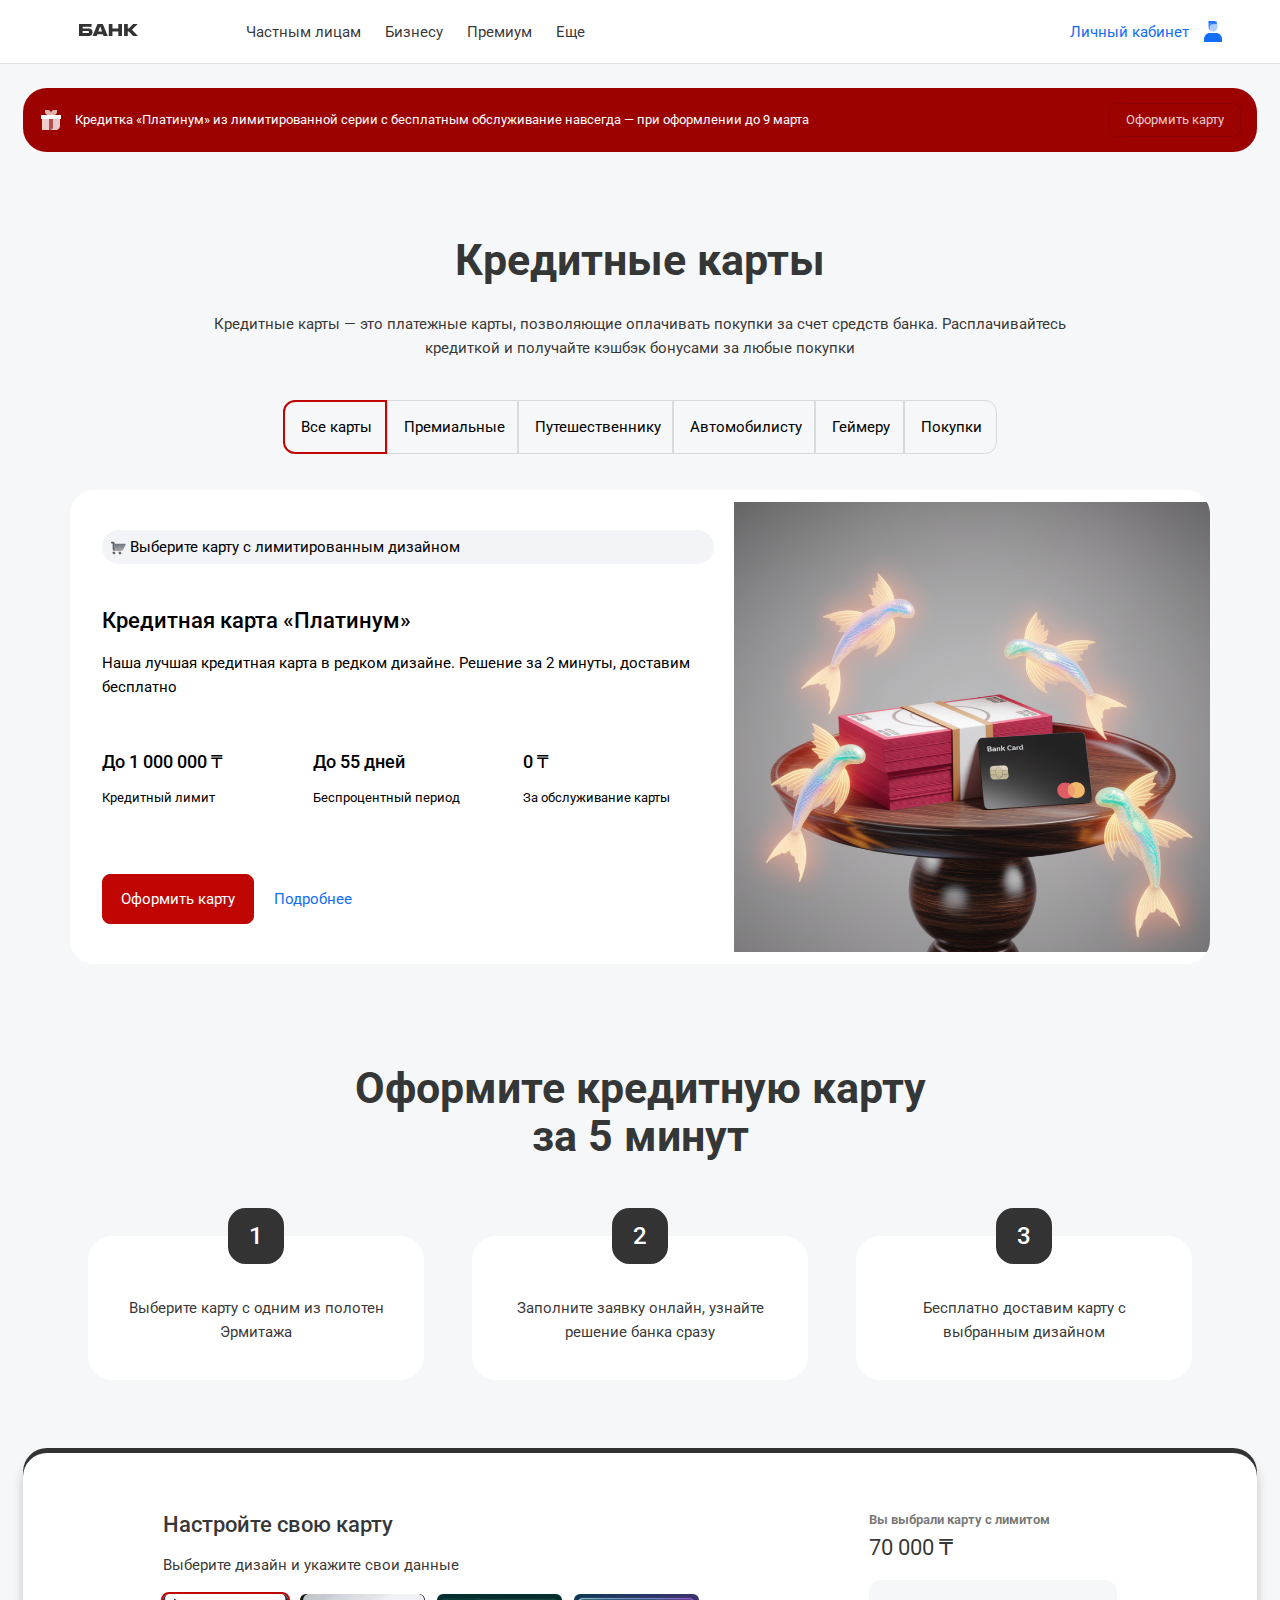
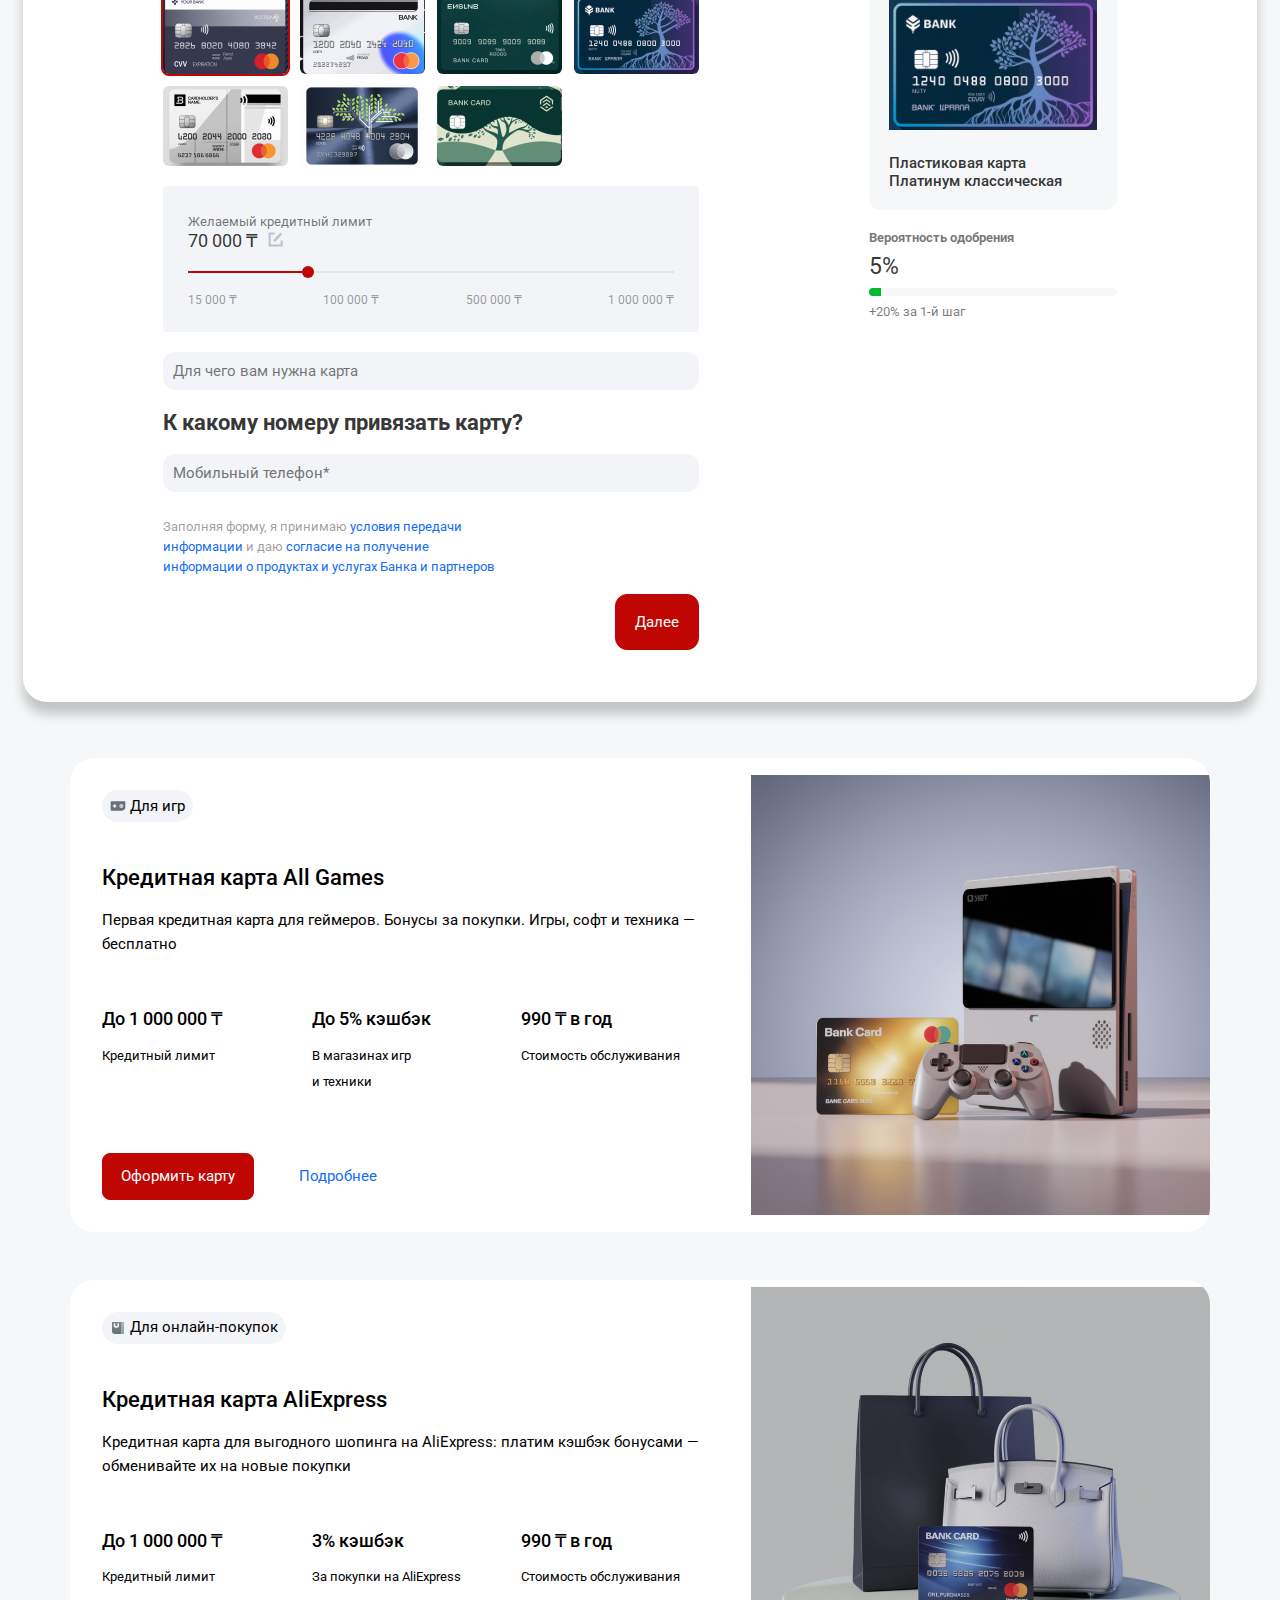
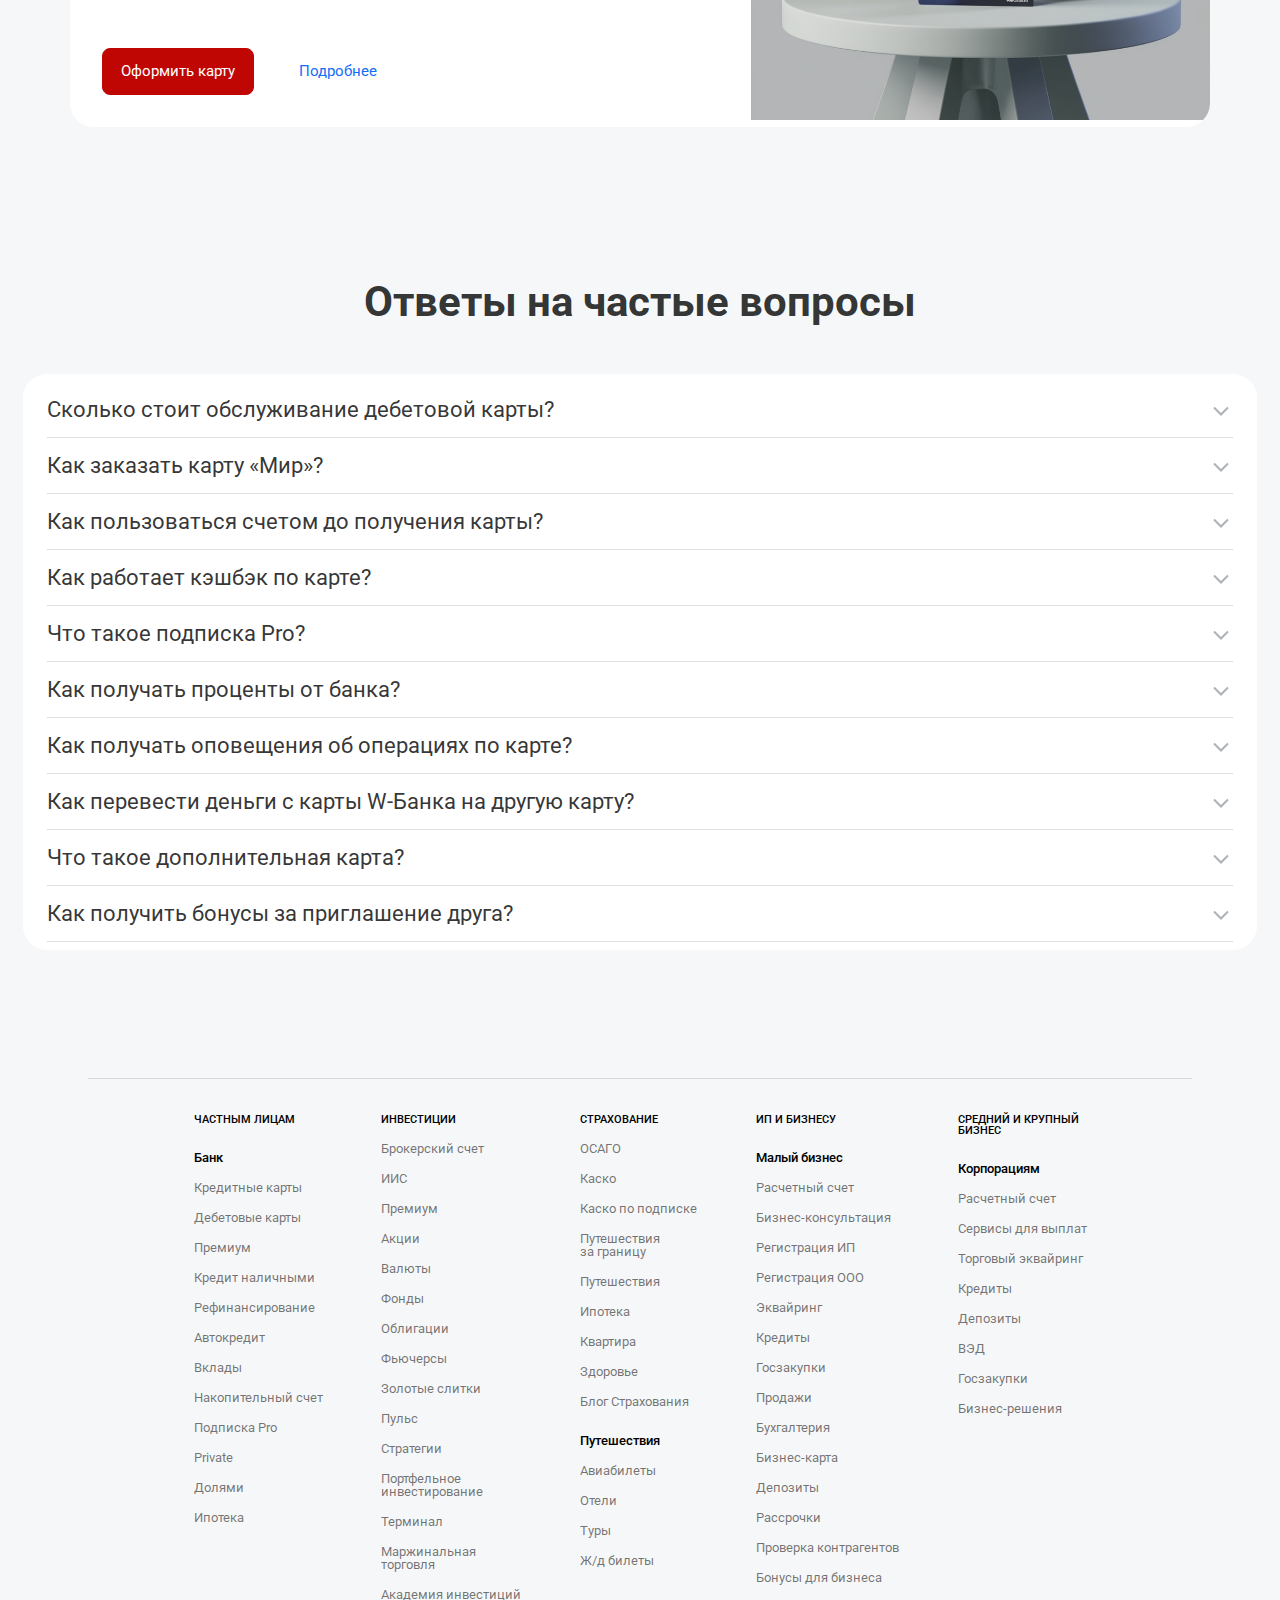
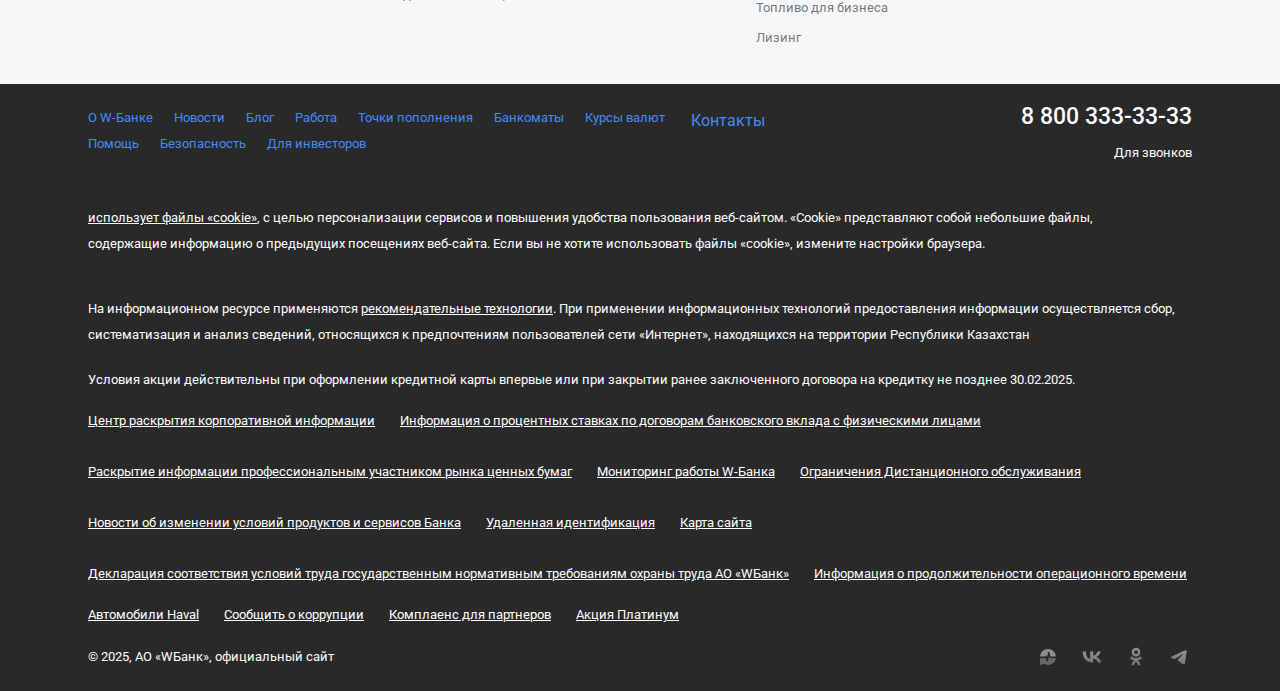
<file: credit_card.html>
<!DOCTYPE html>
<html lang="ru">
	<head>
		<meta charset="UTF-8" />
		<meta name="viewport" content="width=device-width, initial-scale=1.0" />
		<link
			href="https://fonts.googleapis.com/css2?family=Roboto:wght@400;500;700&display=swap"
			rel="stylesheet"
		/>
		<link rel="stylesheet" href="css/footer.css" />
		<link rel="stylesheet" href="css/header.css" />
		<link rel="stylesheet" href="css/credit_card.css" />
		<title>Кредитные карты W-Bank</title>
	</head>
	<body>
		<div class="app">
			<header class="header">
				<div class="header-content">
					<a href="index.html">
						<svg
							class="logo"
							width="95"
							height="34"
							viewBox="0 0 95 34"
							fill="none"
							xmlns="http://www.w3.org/2000/svg"
						>
							<path
								d="M47.2971 15.7154C46.6416 15.4632 45.7842 15.3877 44.8512 15.3877H39.6564V13.7738H48.5832V11H36V23.0031H44.5234C45.7086 23.0031 46.5909 22.9023 47.2468 22.6499C48.6337 22.1204 49.5667 20.8344 49.5667 19.1449C49.5667 17.4303 48.6841 16.245 47.2971 15.7154ZM45.4815 19.8762C45.2799 19.9519 45.0025 19.977 44.6493 19.977H39.6564V18.0605H44.6493C45.0529 18.0605 45.3806 18.0859 45.6329 18.2119C45.9354 18.3632 46.0868 18.6406 46.0868 18.9935C46.0868 19.3466 45.9103 19.7249 45.4815 19.8762Z"
								fill="#333333"
							></path>
							<path
								d="M59.8189 11H54.473L49.5557 23.0031H53.6913L54.3721 21.2631H59.9197L60.6259 23.0031H64.7363L59.8189 11ZM55.2798 18.6153L57.02 13.7738H57.2973L59.0372 18.6153H55.2798Z"
								fill="#333333"
							></path>
							<path
								d="M69.4424 18.5399V23.0032H65.7861V11H69.4424V15.3878H75.3179V11H78.9744V23.0032H75.3179V18.5399H69.4424Z"
								fill="#333333"
							></path>
							<path
								d="M84.762 18.4643V23.0032H81.1055V11H84.762V15.5139H85.7706L90.1836 11H94.7728L88.9226 16.7494L94.9999 23.0032H90.133L85.7706 18.4643H84.762Z"
								fill="#333333"
							></path>
						</svg>
					</a>
					<nav class="nav-links">
						<a href="not_found.html" class="nav-item">Частным лицам</a>
						<a href="not_found.html" class="nav-item">Бизнесу</a>
						<a href="not_found.html" class="nav-item">Премиум</a>
						<a href="not_found.html" class="nav-item">Еще</a>
					</nav>

					<a class="profile-btn" href="not_found.html">
						<span>Личный кабинет</span>
						<svg
							class="profile-icon"
							width="24"
							height="24"
							viewBox="0 0 24 24"
							fill="none"
							xmlns="http://www.w3.org/2000/svg"
						>
							<path
								d="M3.00024 19C3.00024 17.4087 3.63239 15.8826 4.7576 14.7574C5.88282 13.6321 7.40895 13 9.00024 13H15.0002C16.5915 13 18.1177 13.6321 19.2429 14.7574C20.3681 15.8826 21.0002 17.4087 21.0002 19V22H3.00024V19Z"
								fill="#126DF7"
							></path>
							<path
								opacity="0.35"
								fill-rule="evenodd"
								clip-rule="evenodd"
								d="M16.2232 2.952C16.0158 3.35009 15.7031 3.68366 15.3193 3.9164C14.9355 4.14914 14.4951 4.27213 14.0462 4.272H11.5902C10.9393 4.27226 10.3151 4.53103 9.85493 4.99141C9.39474 5.45178 9.13623 6.07607 9.13623 6.727V10.607C9.79445 11.1501 10.5935 11.4949 11.4403 11.6011C12.287 11.7073 13.1464 11.5705 13.9184 11.2068C14.6903 10.843 15.343 10.2673 15.8001 9.54667C16.2572 8.82608 16.5001 7.99036 16.5002 7.137V4.273C16.5002 3.803 16.4002 3.356 16.2222 2.953L16.2232 2.952Z"
								fill="#126DF7"
							></path>
							<path
								fill-rule="evenodd"
								clip-rule="evenodd"
								d="M16.2232 2.952C15.9669 2.37119 15.5472 1.87743 15.0153 1.53086C14.4833 1.18429 13.8621 0.99985 13.2272 1H7.50025V7.136C7.4994 7.79966 7.64568 8.45526 7.92856 9.05562C8.21145 9.65597 8.6239 10.1862 9.13625 10.608V6.728C9.13625 6.07689 9.3949 5.45246 9.8553 4.99205C10.3157 4.53165 10.9401 4.273 11.5912 4.273H14.0462C14.9922 4.273 15.8132 3.737 16.2232 2.953V2.952Z"
								fill="url(#paint0_linear_11_3099)"
							></path>
							<defs>
								<linearGradient
									id="paint0_linear_11_3099"
									x1="10.5002"
									y1="1"
									x2="10.5002"
									y2="10.608"
									gradientUnits="userSpaceOnUse"
								>
									<stop stop-color="#126DF7"></stop>
									<stop
										offset="1"
										stop-color="#126DF7"
										stop-opacity="0.5"
									></stop>
								</linearGradient>
							</defs>
						</svg>
					</a>
				</div>
			</header>

			<!-- Первая секция -->
			<section class="banner-container">
				<div class="top-banner">
					<div class="banner-content">
						<div class="banner-icon">
							<svg
								width="24"
								height="24"
								viewBox="0 0 24 24"
								fill="none"
								xmlns="http://www.w3.org/2000/svg"
								class="bank-icon"
							>
								<mask
									id="mask0_11_169"
									style="mask-type: alpha"
									maskUnits="userSpaceOnUse"
									x="2"
									y="2"
									width="20"
									height="20"
								>
									<path d="M2 7V11H22V7H2Z" fill="black"></path>
									<path
										opacity="0.7"
										fill-rule="evenodd"
										clip-rule="evenodd"
										d="M7.09091 2H6V4C6 5.65685 7.34315 7 9 7H12H15C16.6569 7 18 5.65685 18 4V2H15C13.3431 2 12 3.34315 12 5C12 3.34315 10.6569 2 9 2H7.09091Z"
										fill="black"
									></path>
									<path
										opacity="0.8"
										fill-rule="evenodd"
										clip-rule="evenodd"
										d="M10 11H3V22H10V11ZM14 11V19C14 20.6569 12.6569 22 11 22H17C19.2091 22 21 20.2091 21 18V11H14Z"
										fill="black"
									></path>
									<path
										opacity="0.3"
										d="M14 11H10V22H11C12.6569 22 14 20.6569 14 19V11Z"
										fill="black"
									></path>
								</mask>
								<g mask="url(#mask0_11_169)">
									<path d="M0 0H24V24H0V0Z" fill="white"></path>
								</g>
							</svg>
						</div>
						<p class="banner-text">
							Кредитка «Платинум» из лимитированной серии с бесплатным
							обслуживание навсегда — при оформлении до 9 марта
						</p>
						<a href="#form-section">
							<button class="banner-button">Оформить карту</button>
						</a>
					</div>
				</div>
				<div class="main-content">
					<h1 class="heading">Кредитные карты</h1>
					<p class="subheading">
						Кредитные карты — это платежные карты, позволяющие оплачивать
						покупки за счет средств банка. Расплачивайтесь кредиткой и получайте
						кэшбэк бонусами за любые покупки
					</p>
				</div>
			</section>

			<!-- Кредитная крата Платинум -->
			<nav class="navigation-menu">
				<div class="nav-tabs">
					<button class="nav-tab nav-tab-active">Все карты</button>
					<button class="nav-tab">Премиальные</button>
					<button class="nav-tab">Путешественнику</button>
					<button class="nav-tab">Автомобилисту</button>
					<button class="nav-tab">Геймеру</button>
					<button class="nav-tab">Покупки</button>
				</div>
			</nav>

			<section class="product-banner">
				<article class="product-card">
					<div class="content-wrapper">
						<div class="product-info">
							<div class="product-tag">
								<img src="img/3/cart.svg" alt="Product icon" class="tag-icon" />
								<span class="tag-text"
									>Выберите карту с лимитированным дизайном</span
								>
							</div>

							<h1 class="product-title">Кредитная карта «Платинум»</h1>

							<p class="product-description">
								Наша лучшая кредитная карта в редком дизайне. Решение за 2
								минуты, доставим
								<br />бесплатно
							</p>

							<div class="features-grid">
								<div class="feature-item">
									<h2 class="feature-value">До 1 000 000 ₸</h2>
									<p class="feature-label">Кредитный лимит</p>
								</div>

								<div class="feature-item">
									<h2 class="feature-value">До 55 дней</h2>
									<p class="feature-label">Беспроцентный период</p>
								</div>

								<div class="feature-item">
									<h2 class="feature-value">0 ₸</h2>
									<p class="feature-label">За обслуживание карты</p>
								</div>
							</div>

							<div class="action-buttons">
								<a href="#form-section"
									><button class="primary-button">Оформить карту</button></a
								>
								<button class="secondary-button">Подробнее</button>
							</div>
						</div>

						<div class="product-image">
							<img
								src="img/3/fish.png"
								alt="Credit card preview"
								class="card-preview"
							/>
						</div>
					</div>
				</article>
			</section>

			<!-- Оформите кредитную карту -->
			<section class="steps-process">
				<div class="steps-process__header">
					<h2 class="steps-process__title">
						Оформите кредитную карту за 5 минут
					</h2>
				</div>

				<div class="steps-process__content">
					<article class="step-card">
						<span class="step-card__number">1</span>
						<p class="step-card__description">
							Выберите карту с одним из полотен Эрмитажа
						</p>
					</article>

					<article class="step-card">
						<span class="step-card__number">2</span>
						<p class="step-card__description">
							Заполните заявку онлайн, узнайте решение банка сразу
						</p>
					</article>

					<article class="step-card">
						<span class="step-card__number">3</span>
						<p class="step-card__description">
							Бесплатно доставим карту с выбранным дизайном
						</p>
					</article>
				</div>
			</section>

			<!-- Форма -->
			<section class="form-section" id="form-section">
				<article class="form-content">
					<div class="left-section">
						<div>
							<h1 class="form-heading">Настройте свою карту</h1>
							<p class="form-subheading">
								Выберите дизайн и укажите свои данные
							</p>
						</div>

						<div class="card-designs">
							<article class="card-option selected">
								<img
									src="img/3/card1.png"
									alt="Card design 1"
									class="card-image"
								/>
							</article>
							<article class="card-option">
								<img
									src="img/3/card2.png"
									alt="Card design 2"
									class="card-image"
								/>
							</article>
							<article class="card-option">
								<img
									src="img/3/card3.png"
									alt="Card design 3"
									class="card-image"
								/>
							</article>
							<article class="card-option">
								<img
									src="img/3/card4.png"
									alt="Card design 4"
									class="card-image"
								/>
							</article>
							<article class="card-option">
								<img
									src="img/3/card5.png"
									alt="Card design 5"
									class="card-image"
								/>
							</article>
							<article class="card-option">
								<img
									src="img/3/card6.png"
									alt="Card design 6"
									class="card-image"
								/>
							</article>
							<article class="card-option">
								<img
									src="img/3/card7.png"
									alt="Card design 7"
									class="card-image"
								/>
							</article>
						</div>

						<div class="credit-limit-section">
							<label class="limit-label">Желаемый кредитный лимит</label>
							<div class="limit-amount">
								<span>70 000 ₸</span>
								<button class="edit-icon" aria-label="Edit limit">
									<svg
										width="17"
										height="17"
										viewBox="0 0 17 17"
										fill="none"
										xmlns="http://www.w3.org/2000/svg"
									>
										<path
											fill-rule="evenodd"
											clip-rule="evenodd"
											d="M3.664 3.45996H7.664V1.45996H1.664V15.46H15.664V9.45996H13.664V13.46H3.664V3.45996ZM6.634 8.63696L13.514 1.47296L14.312 2.27296C14.5898 2.55046 14.7477 2.92583 14.7518 3.31847C14.7559 3.7111 14.6059 4.0897 14.334 4.37296L8.474 10.476H6.635V8.63596L6.634 8.63696Z"
											fill="#001024"
											fill-opacity="0.22"
										/>
									</svg>
								</button>
							</div>
							<div
								class="slider-container"
								role="slider"
								aria-valuemin="15000"
								aria-valuemax="1000000"
								aria-valuenow="70000"
							>
								<div class="slider-track">
									<div class="slider-fill"></div>
									<div class="slider-handle" role="slider" tabindex="0"></div>
								</div>
								<div class="slider-labels">
									<span>15 000 ₸</span>
									<span>100 000 ₸</span>
									<span>500 000 ₸</span>
									<span>1 000 000 ₸</span>
								</div>
							</div>
						</div>

						<div class="dropdown-section">
							<button class="dropdown-container" aria-expanded="false">
								<span class="dropdown-label">Для чего вам нужна карта</span>
								<i class="ti ti-chevron-down" aria-hidden="true"></i>
							</button>
						</div>

						<div class="phone-section">
							<h2 class="section-heading">К какому номеру привязать карту?</h2>
							<input
								type="tel"
								class="phone-input"
								placeholder="Мобильный телефон*"
								aria-required="true"
							/>
						</div>

						<div class="terms-section">
							<p class="terms-text">
								<span>Заполняя форму, я принимаю </span>
								<a href="not_found.html" class="link">условия передачи</a>
							</p>
							<p class="terms-text">
								<a href="not_found.html" class="link">информации</a>
								<span> и даю </span>
								<a href="not_found.html" class="link">согласие на получение</a>
							</p>
							<p class="terms-text-2">
								информации о продуктах и услугах Банка и партнеров
							</p>
						</div>

						<button class="next-button">Далее</button>
					</div>

					<aside class="right-section">
						<div class="selected-card-info">
							<h3 class="info-label">Вы выбрали карту с лимитом</h3>
							<p class="info-amount">70 000 ₸</p>
						</div>

						<div class="form-card-preview">
							<img
								src="img/3/preview-card.png"
								alt="Card preview"
								class="preview-image"
							/>
							<h3 class="card-type">Пластиковая карта Платинум классическая</h3>
						</div>

						<div class="approval-section">
							<h3 class="approval-label">Вероятность одобрения</h3>
							<p class="approval-percentage">5%</p>
							<div
								class="progress-bar"
								role="progressbar"
								aria-valuenow="5"
								aria-valuemin="0"
								aria-valuemax="100"
							>
								<div class="progress-fill"></div>
							</div>
							<p class="progress-text">+20% за 1-й шаг</p>
						</div>
					</aside>
				</article>
			</section>

			<!-- Выбор карты -->
			<section class="promo-section">
				<div class="promo-background">
					<div class="promo-banner">
						<article class="card-container">
							<div class="content-wrapper">
								<div class="content-column">
									<div class="card-content">
										<div class="category-tag">
											<img
												src="img/3/games.svg"
												class="category-icon"
												alt="Gaming icon"
											/>
											<span>Для игр</span>
										</div>
										<h2 class="card-title">Кредитная карта All Games</h2>
										<p class="card-description">
											Первая кредитная карта для геймеров. Бонусы за покупки.
											Игры, софт и техника —
											<br />
											бесплатно
										</p>
										<div class="features-grid">
											<div class="feature-item">
												<strong class="feature-value">До 1 000 000 ₸</strong>
												<span class="feature-label">Кредитный лимит</span>
											</div>
											<div class="feature-item">
												<strong class="feature-value">До 5% кэшбэк</strong>
												<span class="feature-label">
													В магазинах игр
													<br />
													и техники
												</span>
											</div>
											<div class="feature-item">
												<strong class="feature-value">990 ₸ в год</strong>
												<span class="feature-label"
													>Стоимость обслуживания</span
												>
											</div>
										</div>
										<div class="cta-container">
											<a href="#form-section" class="primary-button"
												>Оформить карту</a
											>
											<a href="not_found.html" class="secondary-button"
												>Подробнее</a
											>
										</div>
									</div>
								</div>
								<div class="image-column">
									<img
										src="img/3/gamer.png"
										class="promo-card-image"
										alt="All Games credit card"
									/>
								</div>
							</div>
						</article>
					</div>
					<div class="promo-banner">
						<article class="card-container">
							<div class="content-wrapper">
								<div class="content-column">
									<div class="card-content">
										<div class="category-tag">
											<img
												src="img/3/shopping.svg"
												class="category-icon"
												alt="Shopping icon"
											/>
											<span>Для онлайн-покупок</span>
										</div>
										<h2 class="card-title">Кредитная карта AliExpress</h2>
										<p class="card-description">
											Кредитная карта для выгодного шопинга на AliExpress:
											платим кэшбэк бонусами —
											<br />
											обменивайте их на новые покупки
										</p>
										<div class="features-grid">
											<div class="feature-item">
												<strong class="feature-value">До 1 000 000 ₸</strong>
												<span class="feature-label">Кредитный лимит</span>
											</div>
											<div class="feature-item">
												<strong class="feature-value">3% кэшбэк</strong>
												<span class="feature-label"
													>За покупки на AliExpress</span
												>
											</div>
											<div class="feature-item">
												<strong class="feature-value">990 ₸ в год</strong>
												<span class="feature-label"
													>Стоимость обслуживания</span
												>
											</div>
										</div>
										<div class="cta-container">
											<a href="#form-section" class="primary-button"
												>Оформить карту</a
											>
											<a href="not_found.html" class="secondary-button"
												>Подробнее</a
											>
										</div>
									</div>
								</div>
								<div class="image-column">
									<img
										src="img/3/shopping.png"
										class="promo-card-image"
										alt="AliExpress credit card"
									/>
								</div>
							</div>
						</article>
					</div>
				</div>
			</section>

			<!-- FAQ -->
			<section class="faq-container">
				<h1 class="faq-header">Ответы на частые вопросы</h1>
				<div class="faq-content">
					<div class="faq-card">
						<details class="faq-item" name="faq">
							<summary class="faq-question">
								<h2 class="question-text">
									Сколько стоит обслуживание дебетовой карты?
								</h2>
								<svg
									class="chevron-icon"
									width="24"
									height="24"
									viewBox="0 0 24 24"
									fill="none"
									xmlns="http://www.w3.org/2000/svg"
								>
									<path
										fill-rule="evenodd"
										clip-rule="evenodd"
										d="M4.29297 10.207L5.70697 8.79297L12 15.086L18.293 8.79297L19.707 10.207L12 17.914L4.29297 10.207Z"
										fill="#001024"
										fill-opacity="0.32"
									></path>
								</svg>
							</summary>
						</details>
						<div class="accordion-content">
							<div class="accordion-content-body">
								Lorem, ipsum dolor sit amet consectetur adipisicing elit. A
								aliquid iusto laudantium. Impedit praesentium, voluptatibus
								obcaecati accusamus velit rerum, fugiat optio beatae
								repellendus, architecto et? Voluptatibus a eum quam nostrum.
							</div>
						</div>

						<details class="faq-item" name="faq">
							<summary class="faq-question">
								<h2 class="question-text">Как заказать карту «Мир»?</h2>
								<svg
									class="chevron-icon"
									width="24"
									height="24"
									viewBox="0 0 24 24"
									fill="none"
									xmlns="http://www.w3.org/2000/svg"
								>
									<path
										fill-rule="evenodd"
										clip-rule="evenodd"
										d="M4.29297 10.207L5.70697 8.79297L12 15.086L18.293 8.79297L19.707 10.207L12 17.914L4.29297 10.207Z"
										fill="#001024"
										fill-opacity="0.32"
									></path>
								</svg>
							</summary>
						</details>
						<div class="accordion-content">
							<div class="accordion-content-body">
								Lorem, ipsum dolor sit amet consectetur adipisicing elit. A
								aliquid iusto laudantium. Impedit praesentium, voluptatibus
								obcaecati accusamus velit rerum, fugiat optio beatae
								repellendus, architecto et? Voluptatibus a eum quam nostrum.
							</div>
						</div>

						<article class="faq-item">
							<button class="faq-question">
								<h2 class="question-text">
									Как пользоваться счетом до получения карты?
								</h2>
								<svg
									class="chevron-icon"
									width="24"
									height="24"
									viewBox="0 0 24 24"
									fill="none"
									xmlns="http://www.w3.org/2000/svg"
								>
									<path
										fill-rule="evenodd"
										clip-rule="evenodd"
										d="M4.29297 10.207L5.70697 8.79297L12 15.086L18.293 8.79297L19.707 10.207L12 17.914L4.29297 10.207Z"
										fill="#001024"
										fill-opacity="0.32"
									></path>
								</svg>
							</button>
						</article>

						<article class="faq-item">
							<button class="faq-question">
								<h2 class="question-text">Как работает кэшбэк по карте?</h2>
								<svg
									class="chevron-icon"
									width="24"
									height="24"
									viewBox="0 0 24 24"
									fill="none"
									xmlns="http://www.w3.org/2000/svg"
								>
									<path
										fill-rule="evenodd"
										clip-rule="evenodd"
										d="M4.29297 10.207L5.70697 8.79297L12 15.086L18.293 8.79297L19.707 10.207L12 17.914L4.29297 10.207Z"
										fill="#001024"
										fill-opacity="0.32"
									></path>
								</svg>
							</button>
						</article>

						<article class="faq-item">
							<button class="faq-question">
								<h2 class="question-text">Что такое подписка Pro?</h2>
								<svg
									class="chevron-icon"
									width="24"
									height="24"
									viewBox="0 0 24 24"
									fill="none"
									xmlns="http://www.w3.org/2000/svg"
								>
									<path
										fill-rule="evenodd"
										clip-rule="evenodd"
										d="M4.29297 10.207L5.70697 8.79297L12 15.086L18.293 8.79297L19.707 10.207L12 17.914L4.29297 10.207Z"
										fill="#001024"
										fill-opacity="0.32"
									></path>
								</svg>
							</button>
						</article>

						<article class="faq-item">
							<button class="faq-question">
								<h2 class="question-text">Как получать проценты от банка?</h2>
								<svg
									class="chevron-icon"
									width="24"
									height="24"
									viewBox="0 0 24 24"
									fill="none"
									xmlns="http://www.w3.org/2000/svg"
								>
									<path
										fill-rule="evenodd"
										clip-rule="evenodd"
										d="M4.29297 10.207L5.70697 8.79297L12 15.086L18.293 8.79297L19.707 10.207L12 17.914L4.29297 10.207Z"
										fill="#001024"
										fill-opacity="0.32"
									></path>
								</svg>
							</button>
						</article>

						<article class="faq-item">
							<button class="faq-question">
								<h2 class="question-text">
									Как получать оповещения об операциях по карте?
								</h2>
								<svg
									class="chevron-icon"
									width="24"
									height="24"
									viewBox="0 0 24 24"
									fill="none"
									xmlns="http://www.w3.org/2000/svg"
								>
									<path
										fill-rule="evenodd"
										clip-rule="evenodd"
										d="M4.29297 10.207L5.70697 8.79297L12 15.086L18.293 8.79297L19.707 10.207L12 17.914L4.29297 10.207Z"
										fill="#001024"
										fill-opacity="0.32"
									></path>
								</svg>
							</button>
						</article>

						<article class="faq-item">
							<button class="faq-question">
								<h2 class="question-text">
									Как перевести деньги с карты W‑Банка на другую карту?
								</h2>
								<svg
									class="chevron-icon"
									width="24"
									height="24"
									viewBox="0 0 24 24"
									fill="none"
									xmlns="http://www.w3.org/2000/svg"
								>
									<path
										fill-rule="evenodd"
										clip-rule="evenodd"
										d="M4.29297 10.207L5.70697 8.79297L12 15.086L18.293 8.79297L19.707 10.207L12 17.914L4.29297 10.207Z"
										fill="#001024"
										fill-opacity="0.32"
									></path>
								</svg>
							</button>
						</article>

						<article class="faq-item">
							<button class="faq-question">
								<h2 class="question-text">Что такое дополнительная карта?</h2>
								<svg
									class="chevron-icon"
									width="24"
									height="24"
									viewBox="0 0 24 24"
									fill="none"
									xmlns="http://www.w3.org/2000/svg"
								>
									<path
										fill-rule="evenodd"
										clip-rule="evenodd"
										d="M4.29297 10.207L5.70697 8.79297L12 15.086L18.293 8.79297L19.707 10.207L12 17.914L4.29297 10.207Z"
										fill="#001024"
										fill-opacity="0.32"
									></path>
								</svg>
							</button>
						</article>

						<article class="faq-item">
							<button class="faq-question">
								<h2 class="question-text">
									Как получить бонусы за приглашение друга?
								</h2>
								<svg
									class="chevron-icon"
									width="24"
									height="24"
									viewBox="0 0 24 24"
									fill="none"
									xmlns="http://www.w3.org/2000/svg"
								>
									<path
										fill-rule="evenodd"
										clip-rule="evenodd"
										d="M4.29297 10.207L5.70697 8.79297L12 15.086L18.293 8.79297L19.707 10.207L12 17.914L4.29297 10.207Z"
										fill="#001024"
										fill-opacity="0.32"
									></path>
								</svg>
							</button>
						</article>
					</div>
				</div>
			</section>

			<!-- Футер -->
			<footer class="footer-light">
				<div class="footer-nav-section">
					<div class="divider"></div>
					<nav class="footer-nav-grid">
						<section class="nav-group">
							<h2 class="nav-title">Частным лицам</h2>
							<h3 class="nav-subtitle">Банк</h3>
							<ul class="nav-list">
								<li>
									<a href="not_found.html" class="nav-link">Кредитные карты</a>
								</li>
								<li>
									<a href="not_found.html" class="nav-link">Дебетовые карты</a>
								</li>
								<li><a href="not_found.html" class="nav-link">Премиум</a></li>
								<li>
									<a href="not_found.html" class="nav-link">Кредит наличными</a>
								</li>
								<li>
									<a href="not_found.html" class="nav-link">Рефинансирование</a>
								</li>
								<li>
									<a href="not_found.html" class="nav-link">Автокредит</a>
								</li>
								<li><a href="not_found.html" class="nav-link">Вклады</a></li>
								<li>
									<a href="not_found.html" class="nav-link"
										>Накопительный счет</a
									>
								</li>
								<li>
									<a href="not_found.html" class="nav-link">Подписка Pro</a>
								</li>
								<li><a href="not_found.html" class="nav-link">Private</a></li>
								<li><a href="not_found.html" class="nav-link">Долями</a></li>
								<li><a href="not_found.html" class="nav-link">Ипотека</a></li>
							</ul>
						</section>

						<section class="nav-group">
							<h2 class="nav-title">Инвестиции</h2>
							<ul class="nav-list">
								<li>
									<a href="not_found.html" class="nav-link">Брокерский счет</a>
								</li>
								<li><a href="not_found.html" class="nav-link">ИИС</a></li>
								<li><a href="not_found.html" class="nav-link">Премиум</a></li>
								<li><a href="not_found.html" class="nav-link">Акции</a></li>
								<li><a href="not_found.html" class="nav-link">Валюты</a></li>
								<li><a href="not_found.html" class="nav-link">Фонды</a></li>
								<li><a href="not_found.html" class="nav-link">Облигации</a></li>
								<li><a href="not_found.html" class="nav-link">Фьючерсы</a></li>
								<li>
									<a href="not_found.html" class="nav-link">Золотые слитки</a>
								</li>
								<li><a href="not_found.html" class="nav-link">Пульс</a></li>
								<li><a href="not_found.html" class="nav-link">Стратегии</a></li>
								<li>
									<a href="not_found.html" class="nav-link"
										>Портфельное<br />инвестирование</a
									>
								</li>
								<li><a href="not_found.html" class="nav-link">Терминал</a></li>
								<li>
									<a href="not_found.html" class="nav-link"
										>Маржинальная<br />торговля</a
									>
								</li>
								<li>
									<a href="not_found.html" class="nav-link"
										>Академия инвестиций</a
									>
								</li>
							</ul>
						</section>

						<section class="nav-group">
							<h2 class="nav-title">Страхование</h2>
							<ul class="nav-list">
								<li><a href="not_found.html" class="nav-link">ОСАГО</a></li>
								<li><a href="not_found.html" class="nav-link">Каско</a></li>
								<li>
									<a href="not_found.html" class="nav-link"
										>Каско по подписке</a
									>
								</li>
								<li>
									<a href="not_found.html" class="nav-link"
										>Путешествия<br />за границу</a
									>
								</li>
								<li>
									<a href="not_found.html" class="nav-link">Путешествия</a>
								</li>
								<li><a href="not_found.html" class="nav-link">Ипотека</a></li>
								<li><a href="not_found.html" class="nav-link">Квартира</a></li>
								<li><a href="not_found.html" class="nav-link">Здоровье</a></li>
								<li>
									<a href="not_found.html" class="nav-link">Блог Страхования</a>
								</li>
							</ul>

							<h3 class="nav-subtitle">Путешествия</h3>
							<ul class="nav-list">
								<li>
									<a href="not_found.html" class="nav-link">Авиабилеты</a>
								</li>
								<li><a href="not_found.html" class="nav-link">Отели</a></li>
								<li><a href="not_found.html" class="nav-link">Туры</a></li>
								<li>
									<a href="not_found.html" class="nav-link">Ж/д билеты</a>
								</li>
							</ul>
						</section>

						<section class="nav-group">
							<h2 class="nav-title">ИП и бизнесу</h2>
							<h3 class="nav-subtitle">Малый бизнес</h3>
							<ul class="nav-list">
								<li>
									<a href="not_found.html" class="nav-link">Расчетный счет</a>
								</li>
								<li>
									<a href="not_found.html" class="nav-link"
										>Бизнес-консультация</a
									>
								</li>
								<li>
									<a href="not_found.html" class="nav-link">Регистрация ИП</a>
								</li>
								<li>
									<a href="not_found.html" class="nav-link">Регистрация ООО</a>
								</li>
								<li><a href="not_found.html" class="nav-link">Эквайринг</a></li>
								<li><a href="not_found.html" class="nav-link">Кредиты</a></li>
								<li>
									<a href="not_found.html" class="nav-link">Госзакупки</a>
								</li>
								<li><a href="not_found.html" class="nav-link">Продажи</a></li>
								<li>
									<a href="not_found.html" class="nav-link">Бухгалтерия</a>
								</li>
								<li>
									<a href="not_found.html" class="nav-link">Бизнес-карта</a>
								</li>
								<li><a href="not_found.html" class="nav-link">Депозиты</a></li>
								<li><a href="not_found.html" class="nav-link">Рассрочки</a></li>
								<li>
									<a href="not_found.html" class="nav-link"
										>Проверка контрагентов</a
									>
								</li>
								<li>
									<a href="not_found.html" class="nav-link"
										>Бонусы для бизнеса</a
									>
								</li>
								<li>
									<a href="not_found.html" class="nav-link"
										>Топливо для бизнеса</a
									>
								</li>
								<li><a href="not_found.html" class="nav-link">Лизинг</a></li>
							</ul>
						</section>

						<section class="nav-group">
							<h2 class="nav-title">Средний и крупный<br />бизнес</h2>
							<h3 class="nav-subtitle">Корпорациям</h3>
							<ul class="nav-list">
								<li>
									<a href="not_found.html" class="nav-link">Расчетный счет</a>
								</li>
								<li>
									<a href="not_found.html" class="nav-link"
										>Сервисы для выплат</a
									>
								</li>
								<li>
									<a href="not_found.html" class="nav-link"
										>Торговый эквайринг</a
									>
								</li>
								<li><a href="not_found.html" class="nav-link">Кредиты</a></li>
								<li><a href="not_found.html" class="nav-link">Депозиты</a></li>
								<li><a href="not_found.html" class="nav-link">ВЭД</a></li>
								<li>
									<a href="not_found.html" class="nav-link">Госзакупки</a>
								</li>
								<li>
									<a href="not_found.html" class="nav-link">Бизнес-решения</a>
								</li>
							</ul>
						</section>
					</nav>
				</div>

				<section class="footer-dark">
					<div class="footer-content">
						<div class="footer-top">
							<nav class="footer-links">
								<div class="links-group">
									<ul class="links-list">
										<li>
											<a href="not_found.html" class="footer-link">О W-Банке</a>
										</li>
										<li>
											<a href="not_found.html" class="footer-link">Новости</a>
										</li>
										<li>
											<a href="not_found.html" class="footer-link">Блог</a>
										</li>
										<li>
											<a href="not_found.html" class="footer-link">Работа</a>
										</li>
										<li>
											<a href="not_found.html" class="footer-link"
												>Точки пополнения</a
											>
										</li>
										<li>
											<a href="not_found.html" class="footer-link">Банкоматы</a>
										</li>
										<li>
											<a href="not_found.html" class="footer-link"
												>Курсы валют</a
											>
										</li>
									</ul>
									<ul class="links-list">
										<li>
											<a href="not_found.html" class="footer-link">Помощь</a>
										</li>
										<li>
											<a href="not_found.html" class="footer-link"
												>Безопасность</a
											>
										</li>
										<li>
											<a href="not_found.html" class="footer-link"
												>Для инвесторов</a
											>
										</li>
									</ul>
								</div>
								<a href="not_found.html" class="footer-link">Контакты</a>
							</nav>

							<div class="contact-info">
								<p class="phone-number">8 800 333-33-33</p>
								<p class="phone-label">Для звонков</p>
							</div>
						</div>

						<div class="cookie-notice">
							<p>
								<a href="not_found.html" class="cookie-link"
									>использует файлы «cookie»</a
								>, с целью персонализации сервисов и повышения удобства
								пользования веб-сайтом. «Cookie» представляют собой небольшие
								файлы,
							</p>
							<p>
								содержащие информацию о предыдущих посещениях веб-сайта. Если вы
								не хотите использовать файлы «cookie», измените настройки
								браузера.
							</p>
						</div>

						<div class="tech-notice">
							<p>
								На информационном ресурсе применяются
								<a href="not_found.html" class="tech-link"
									>рекомендательные технологии</a
								>. При применении информационных технологий предоставления
								информации осуществляется сбор,
							</p>
							<p>
								систематизация и анализ сведений, относящихся к предпочтениям
								пользователей сети «Интернет», находящихся на территории
								Республики Казахстан
							</p>
						</div>

						<p class="terms-notice">
							Условия акции действительны при оформлении кредитной карты впервые
							или при закрытии ранее заключенного договора на кредитку не
							позднее 30.02.2025.
						</p>

						<nav class="legal-links">
							<a href="not_found.html" class="legal-link"
								>Центр раскрытия корпоративной информации</a
							>
							<a href="not_found.html" class="legal-link"
								>Информация о процентных ставках по договорам банковского вклада
								с физическими лицами</a
							>
							<a href="not_found.html" class="legal-link"
								>Раскрытие информации профессиональным участником рынка ценных
								бумаг</a
							>
							<a href="not_found.html" class="legal-link"
								>Мониторинг работы W-Банка</a
							>
							<a href="not_found.html" class="legal-link"
								>Ограничения Дистанционного обслуживания</a
							>
							<a href="not_found.html" class="legal-link"
								>Новости об изменении условий продуктов и сервисов Банка</a
							>
							<a href="not_found.html" class="legal-link"
								>Удаленная идентификация</a
							>
							<a href="not_found.html" class="legal-link">Карта сайта</a>
							<a href="not_found.html" class="legal-link"
								>Декларация соответствия условий труда государственным
								нормативным требованиям охраны труда АО «WБанк»</a
							>
							<a href="not_found.html" class="legal-link"
								>Информация о продолжительности операционного времени</a
							>
						</nav>

						<nav class="additional-links">
							<a href="not_found.html" class="additional-link"
								>Автомобили Haval</a
							>
							<a href="not_found.html" class="additional-link"
								>Сообщить о коррупции</a
							>
							<a href="not_found.html" class="additional-link"
								>Комплаенс для партнеров</a
							>
							<a href="not_found.html" class="additional-link"
								>Акция Платинум</a
							>
						</nav>

						<div class="divider"></div>

						<div class="footer-bottom">
							<p class="copyright">© 2025, АО «WБанк», официальный сайт</p>
							<img src="img/1/footer.svg" alt="Bank Logo" class="footer-logo" />
						</div>
					</div>
				</section>
			</footer>
		</div>
	</body>
</html>
</file>
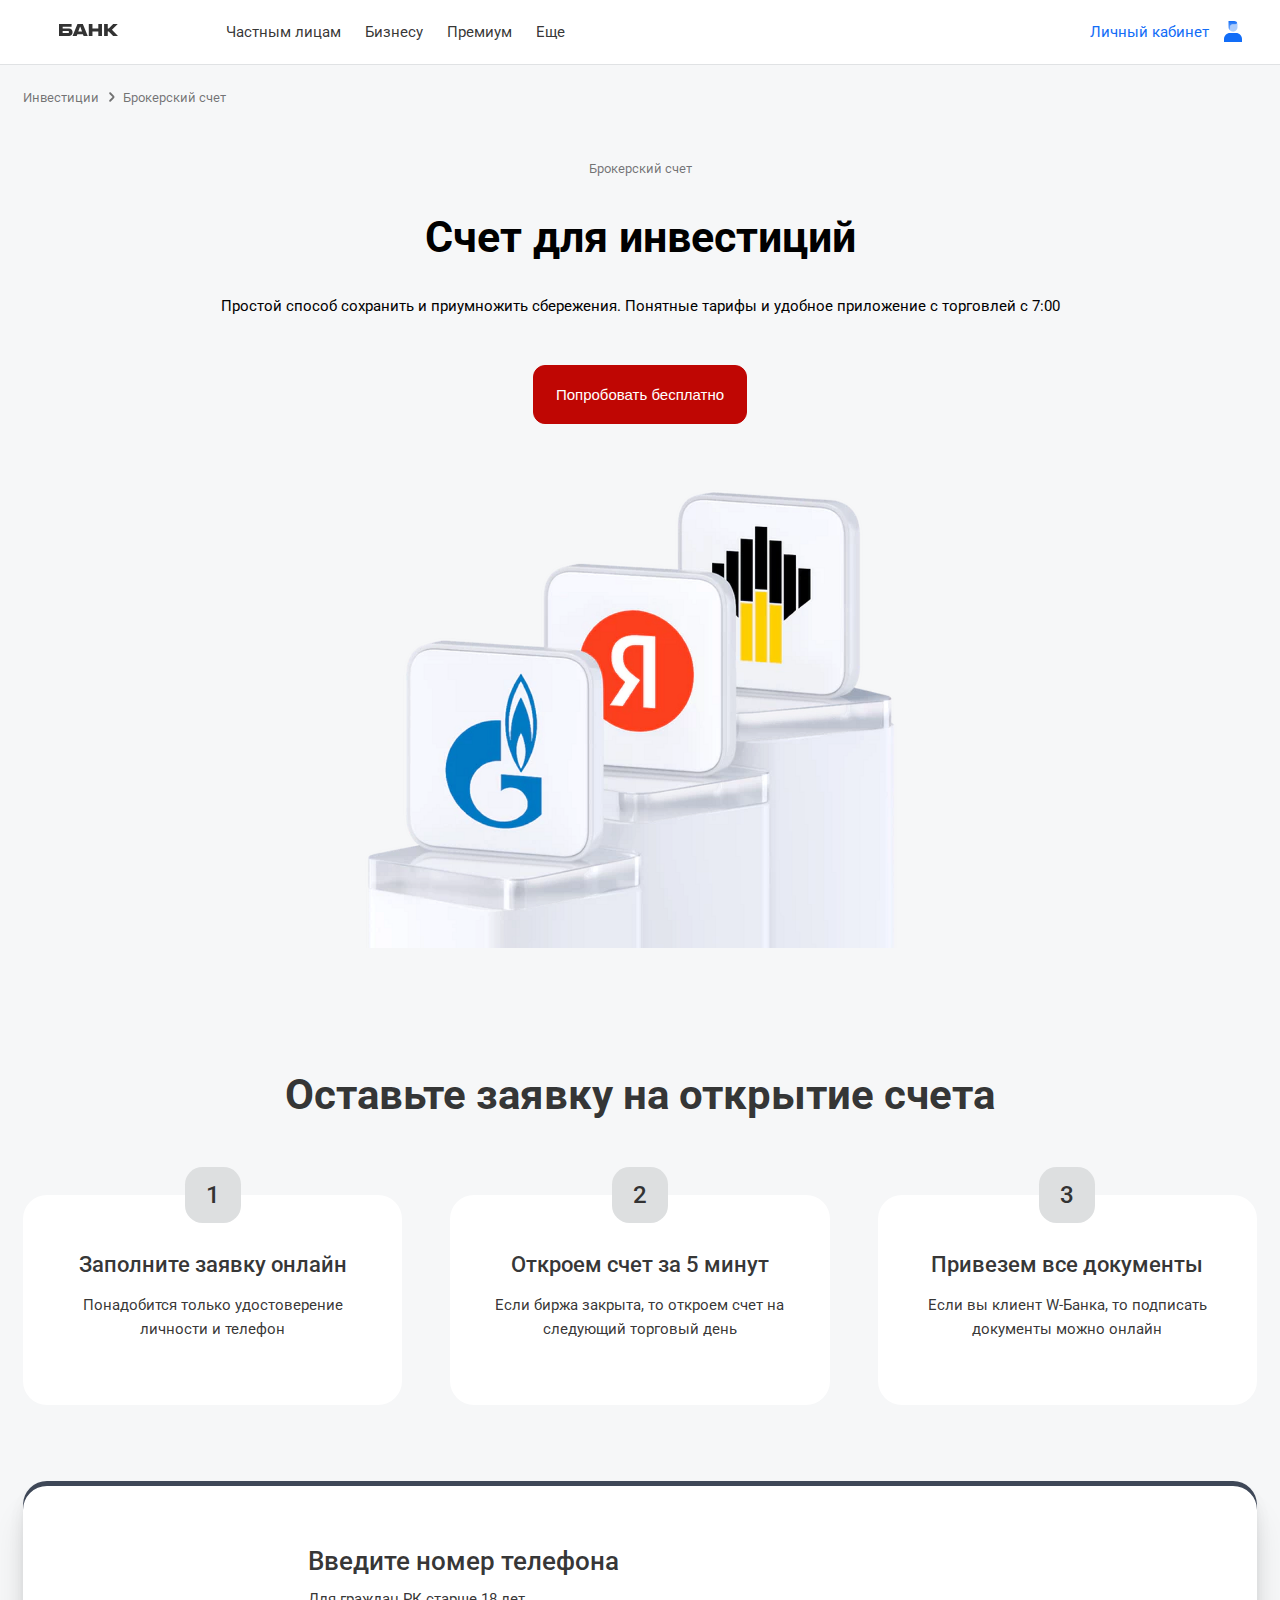
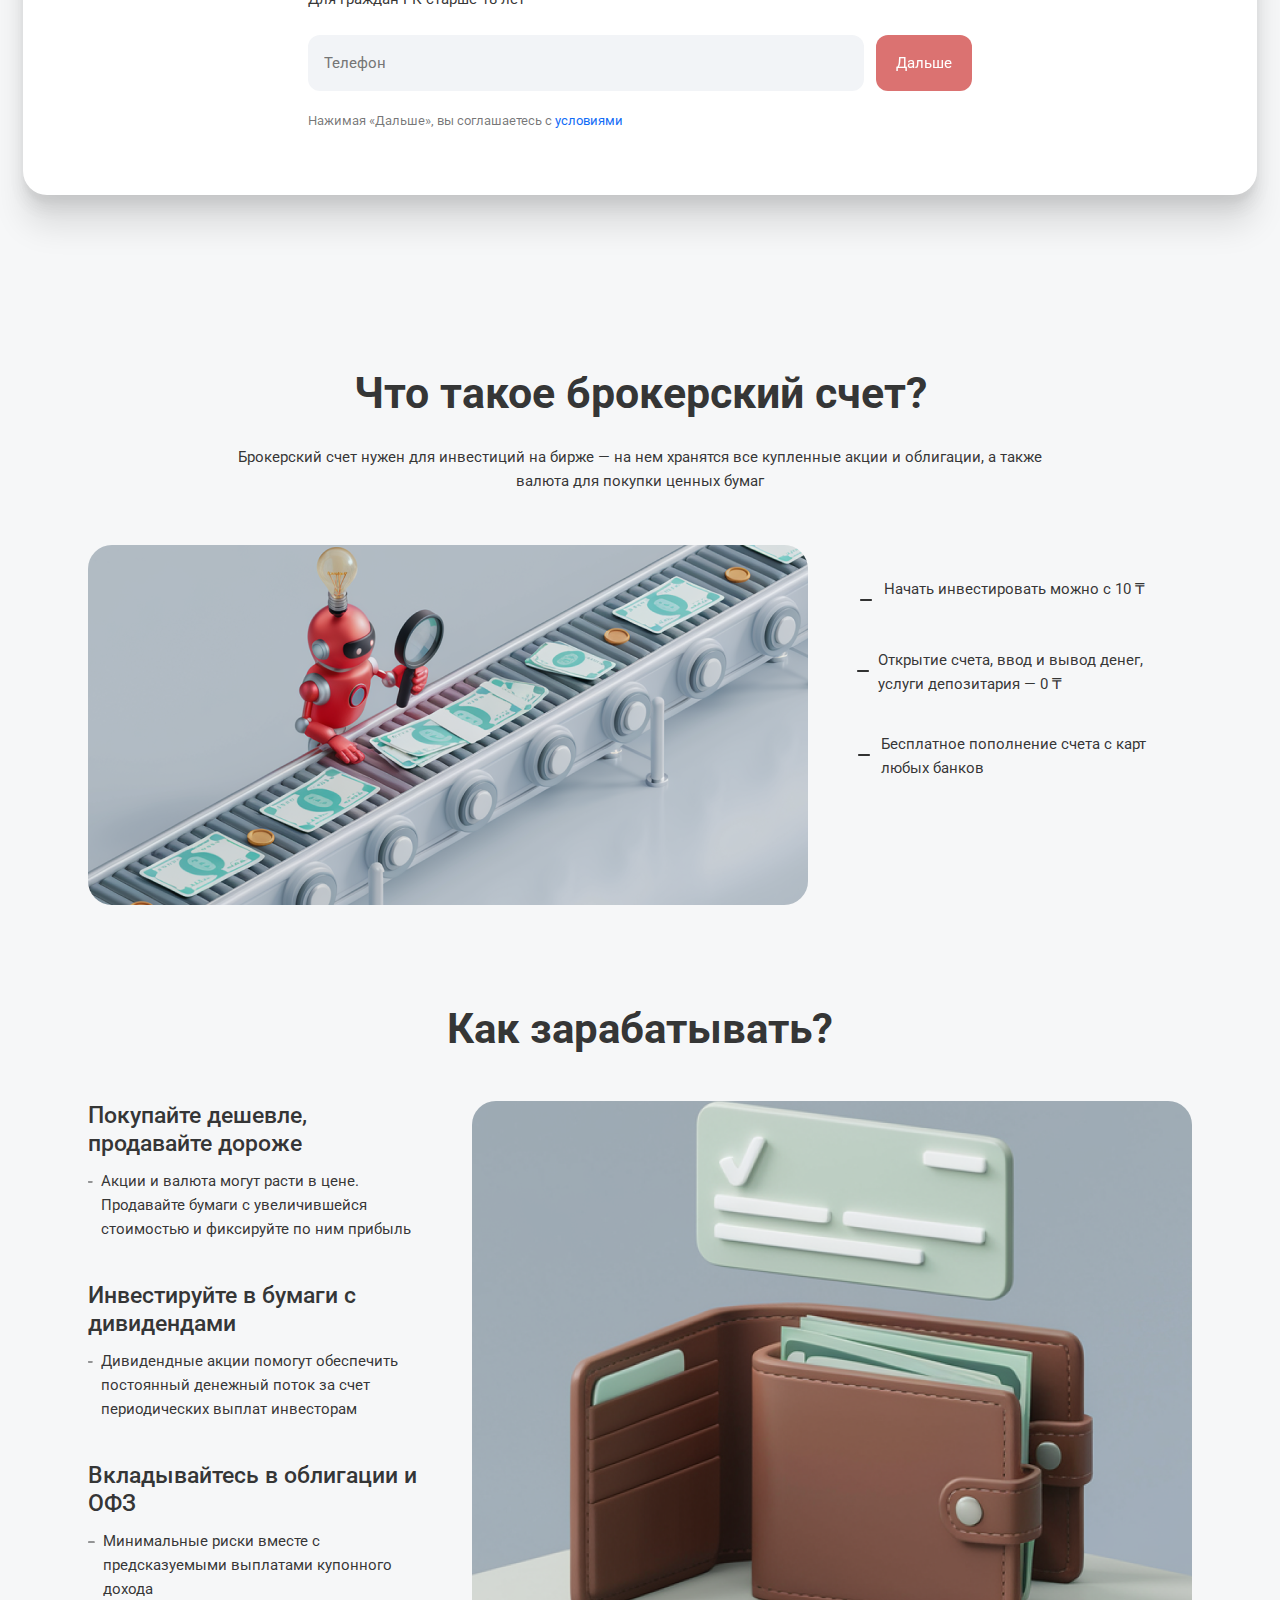
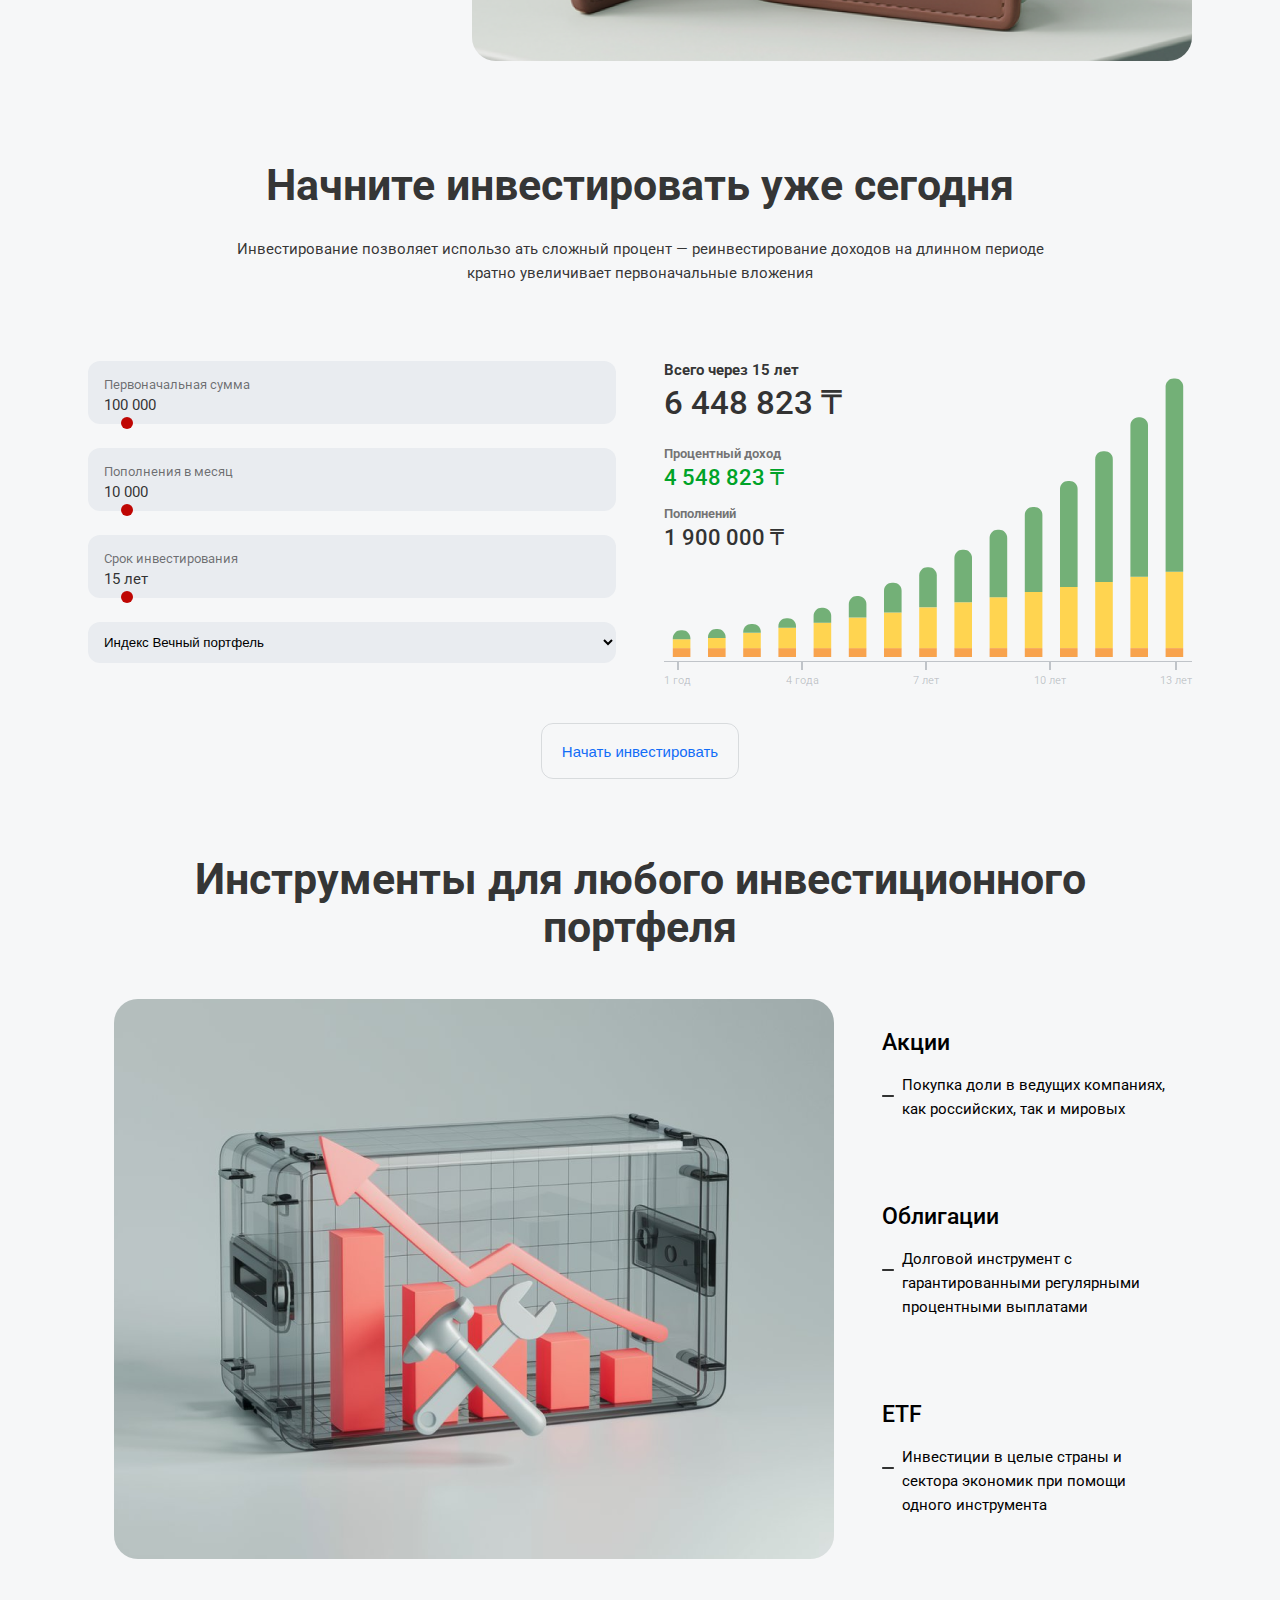
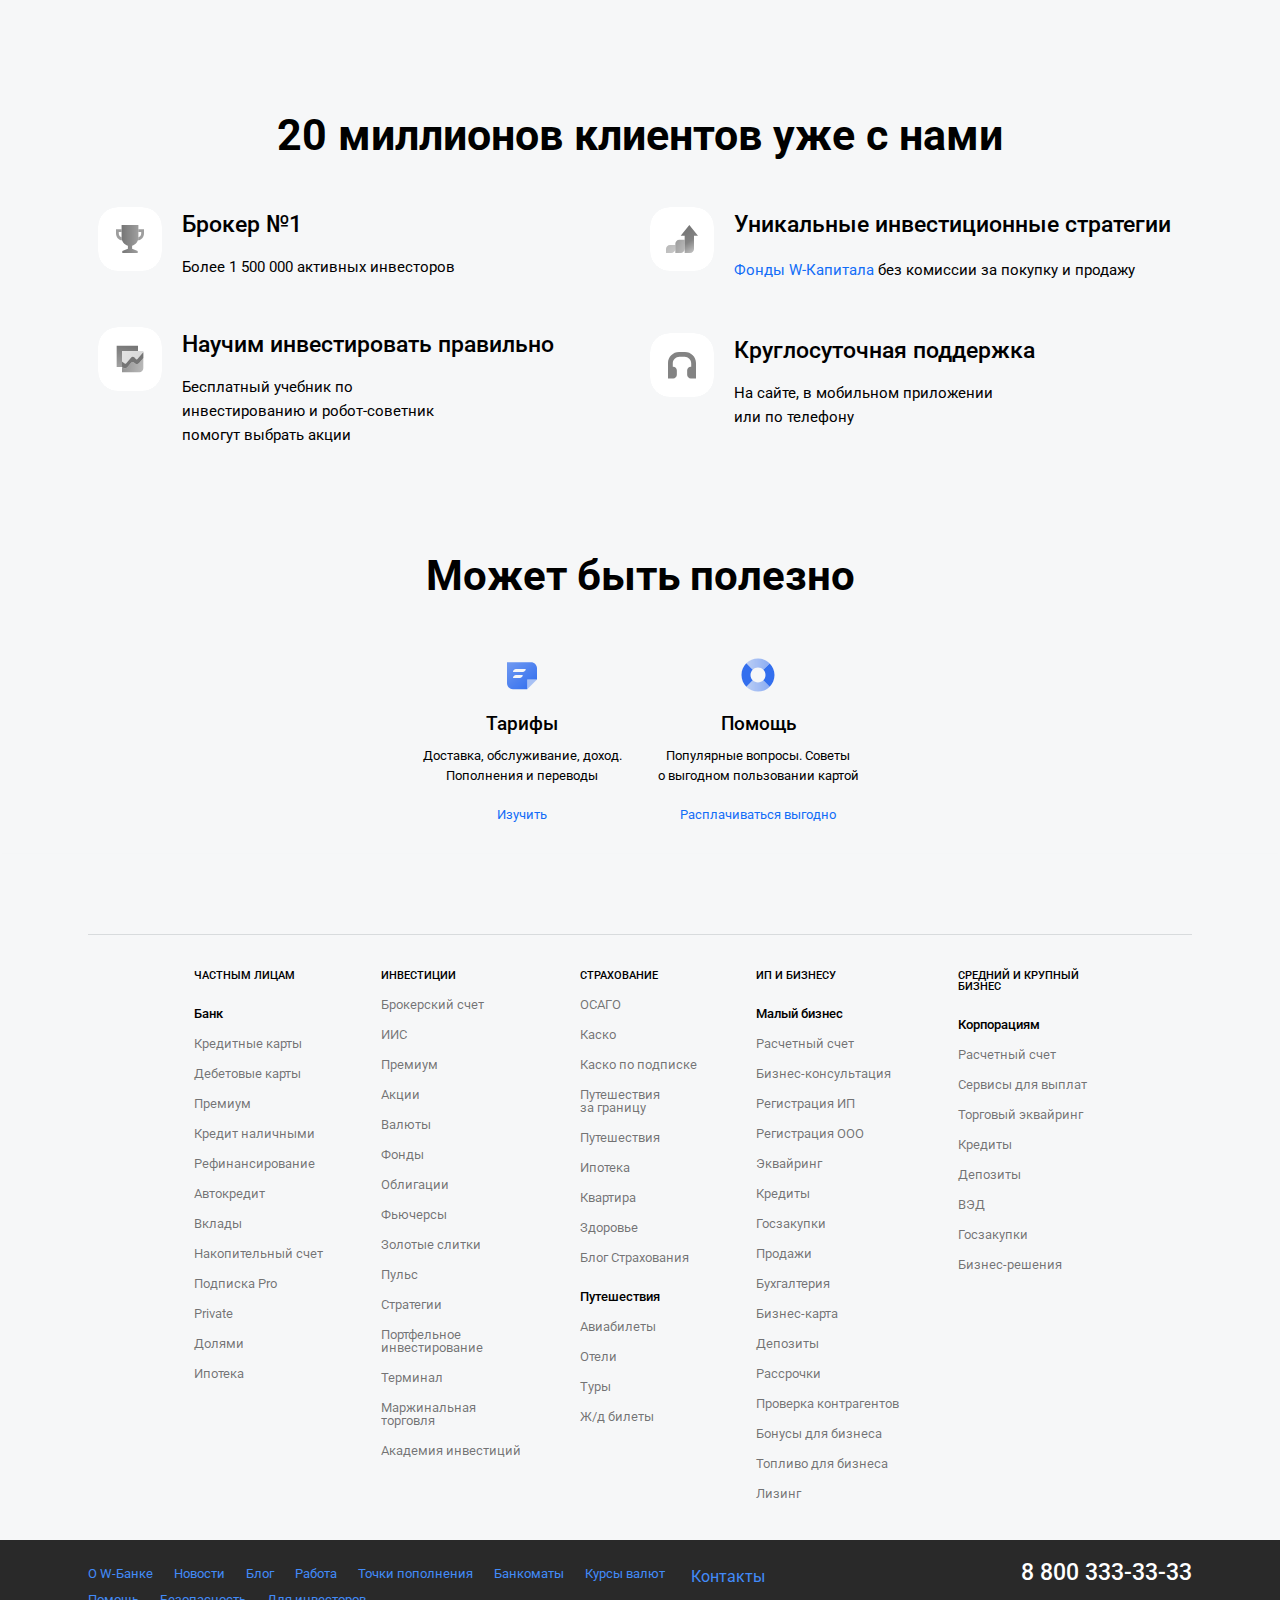
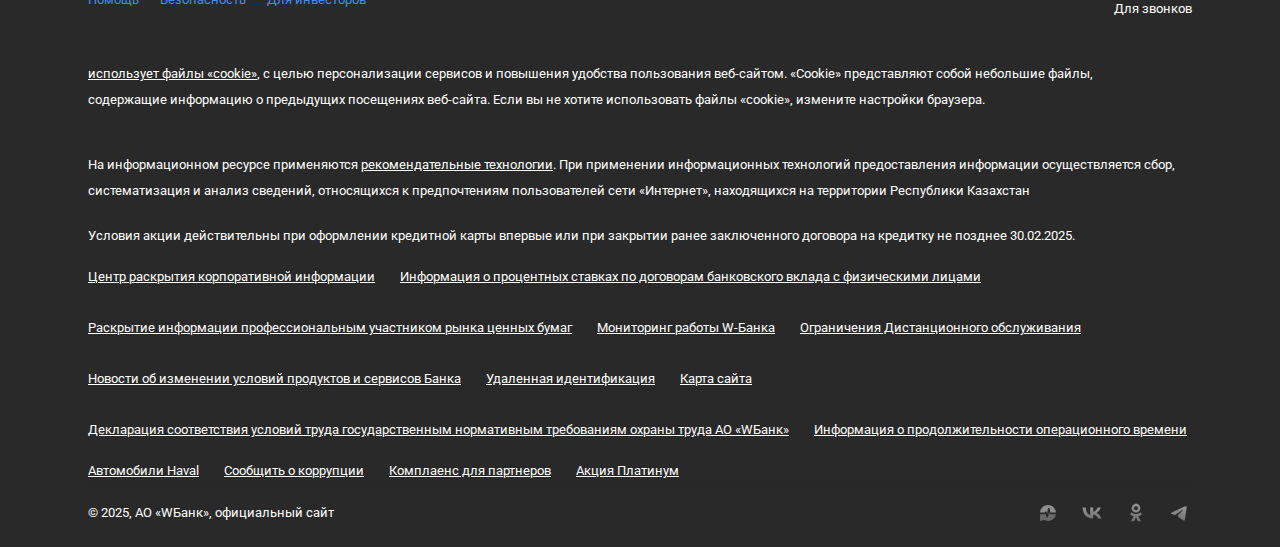
<file: investment.html>
<!DOCTYPE html>
<html lang="ru">
	<head>
		<meta charset="UTF-8" />
		<meta name="viewport" content="width=device-width, initial-scale=1.0" />
		<link
			href="https://fonts.googleapis.com/css2?family=Roboto:wght@400;500;700&display=swap"
			rel="stylesheet"
		/>
		<link rel="stylesheet" href="css/footer.css" />
		<link rel="stylesheet" href="css/header.css" />
		<link rel="stylesheet" href="css/investment.css" />
		<title>Инвестиции W-Bank</title>
	</head>
	<body>
		<div class="app">
			<header class="header">
				<div class="header-content">
					<a href="index.html">
						<svg
							class="logo"
							width="95"
							height="34"
							viewBox="0 0 95 34"
							fill="none"
							xmlns="http://www.w3.org/2000/svg"
						>
							<path
								d="M47.2971 15.7154C46.6416 15.4632 45.7842 15.3877 44.8512 15.3877H39.6564V13.7738H48.5832V11H36V23.0031H44.5234C45.7086 23.0031 46.5909 22.9023 47.2468 22.6499C48.6337 22.1204 49.5667 20.8344 49.5667 19.1449C49.5667 17.4303 48.6841 16.245 47.2971 15.7154ZM45.4815 19.8762C45.2799 19.9519 45.0025 19.977 44.6493 19.977H39.6564V18.0605H44.6493C45.0529 18.0605 45.3806 18.0859 45.6329 18.2119C45.9354 18.3632 46.0868 18.6406 46.0868 18.9935C46.0868 19.3466 45.9103 19.7249 45.4815 19.8762Z"
								fill="#333333"
							></path>
							<path
								d="M59.8189 11H54.473L49.5557 23.0031H53.6913L54.3721 21.2631H59.9197L60.6259 23.0031H64.7363L59.8189 11ZM55.2798 18.6153L57.02 13.7738H57.2973L59.0372 18.6153H55.2798Z"
								fill="#333333"
							></path>
							<path
								d="M69.4424 18.5399V23.0032H65.7861V11H69.4424V15.3878H75.3179V11H78.9744V23.0032H75.3179V18.5399H69.4424Z"
								fill="#333333"
							></path>
							<path
								d="M84.762 18.4643V23.0032H81.1055V11H84.762V15.5139H85.7706L90.1836 11H94.7728L88.9226 16.7494L94.9999 23.0032H90.133L85.7706 18.4643H84.762Z"
								fill="#333333"
							></path>
						</svg>
					</a>
					<nav class="nav-links">
						<a href="not_found.html" class="nav-item">Частным лицам</a>
						<a href="not_found.html" class="nav-item">Бизнесу</a>
						<a href="not_found.html" class="nav-item">Премиум</a>
						<a href="not_found.html" class="nav-item">Еще</a>
					</nav>

					<a class="profile-btn" href="not_found.html">
						<span>Личный кабинет</span>
						<svg
							class="profile-icon"
							width="24"
							height="24"
							viewBox="0 0 24 24"
							fill="none"
							xmlns="http://www.w3.org/2000/svg"
						>
							<path
								d="M3.00024 19C3.00024 17.4087 3.63239 15.8826 4.7576 14.7574C5.88282 13.6321 7.40895 13 9.00024 13H15.0002C16.5915 13 18.1177 13.6321 19.2429 14.7574C20.3681 15.8826 21.0002 17.4087 21.0002 19V22H3.00024V19Z"
								fill="#126DF7"
							></path>
							<path
								opacity="0.35"
								fill-rule="evenodd"
								clip-rule="evenodd"
								d="M16.2232 2.952C16.0158 3.35009 15.7031 3.68366 15.3193 3.9164C14.9355 4.14914 14.4951 4.27213 14.0462 4.272H11.5902C10.9393 4.27226 10.3151 4.53103 9.85493 4.99141C9.39474 5.45178 9.13623 6.07607 9.13623 6.727V10.607C9.79445 11.1501 10.5935 11.4949 11.4403 11.6011C12.287 11.7073 13.1464 11.5705 13.9184 11.2068C14.6903 10.843 15.343 10.2673 15.8001 9.54667C16.2572 8.82608 16.5001 7.99036 16.5002 7.137V4.273C16.5002 3.803 16.4002 3.356 16.2222 2.953L16.2232 2.952Z"
								fill="#126DF7"
							></path>
							<path
								fill-rule="evenodd"
								clip-rule="evenodd"
								d="M16.2232 2.952C15.9669 2.37119 15.5472 1.87743 15.0153 1.53086C14.4833 1.18429 13.8621 0.99985 13.2272 1H7.50025V7.136C7.4994 7.79966 7.64568 8.45526 7.92856 9.05562C8.21145 9.65597 8.6239 10.1862 9.13625 10.608V6.728C9.13625 6.07689 9.3949 5.45246 9.8553 4.99205C10.3157 4.53165 10.9401 4.273 11.5912 4.273H14.0462C14.9922 4.273 15.8132 3.737 16.2232 2.953V2.952Z"
								fill="url(#paint0_linear_11_3099)"
							></path>
							<defs>
								<linearGradient
									id="paint0_linear_11_3099"
									x1="10.5002"
									y1="1"
									x2="10.5002"
									y2="10.608"
									gradientUnits="userSpaceOnUse"
								>
									<stop stop-color="#126DF7"></stop>
									<stop
										offset="1"
										stop-color="#126DF7"
										stop-opacity="0.5"
									></stop>
								</linearGradient>
							</defs>
						</svg>
					</a>
				</div>
			</header>

			<!-- Первая секция -->
			<nav class="navigation">
				<div class="breadcrumb">
					<span class="breadcrumb-item">Инвестиции</span>
					<div class="chevron-button" aria-label="Navigate">
						<svg
							width="17"
							height="16"
							viewBox="0 0 17 16"
							fill="none"
							xmlns="http://www.w3.org/2000/svg"
							class="chevron"
						>
							<path
								d="M8.28716 12.707C8.19491 12.8025 8.08457 12.8787 7.96256 12.9311C7.84056 12.9835 7.70934 13.0111 7.57656 13.0122C7.44378 13.0134 7.3121 12.9881 7.18921 12.9378C7.06631 12.8875 6.95466 12.8133 6.86076 12.7194C6.76687 12.6255 6.69262 12.5138 6.64234 12.3909C6.59206 12.268 6.56676 12.1364 6.56791 12.0036C6.56906 11.8708 6.59665 11.7396 6.64906 11.6176C6.70147 11.4956 6.77765 11.3852 6.87316 11.293L10.1662 7.99998L6.87316 4.70698C6.691 4.51838 6.59021 4.26578 6.59249 4.00358C6.59476 3.74138 6.69993 3.49057 6.88534 3.30516C7.07075 3.11975 7.32156 3.01458 7.58376 3.01231C7.84595 3.01003 8.09856 3.11082 8.28716 3.29298L11.5802 6.58598C11.9551 6.96104 12.1657 7.46965 12.1657 7.99998C12.1657 8.53031 11.9551 9.03892 11.5802 9.41398L8.28716 12.707Z"
								fill="black"
								fill-opacity="0.54"
							></path>
						</svg>
					</div>
					<span class="breadcrumb-item">Брокерский счет</span>
				</div>
			</nav>
			<section class="main-section">
				<div class="main-content">
					<h3 class="subtitle">Брокерский счет</h3>
					<h1 class="title">Счет для инвестиций</h1>
					<p class="description">
						Простой способ сохранить и приумножить сбережения. Понятные тарифы и
						удобное приложение с торговлей с 7:00
					</p>
					<a href="not_found.html"
						><button class="cta-button">Попробовать бесплатно</button></a
					>
					<img
						src="img/4/main-bg.png"
						alt="Investment illustration"
						class="main-image"
					/>
				</div>
			</section>

			<!-- Оставьте заявку -->
			<section class="application-container">
				<h2 class="header-section">Оставьте заявку на открытие счета</h2>

				<div class="steps-section">
					<article class="step-card">
						<div class="step-number">1</div>
						<div class="step-content">
							<h2 class="step-title">Заполните заявку онлайн</h2>
							<p class="step-description">
								Понадобится только удостоверение личности и телефон
							</p>
						</div>
					</article>

					<article class="step-card">
						<div class="step-number">2</div>
						<div class="step-content">
							<h2 class="step-title">Откроем счет за 5 минут</h2>
							<p class="step-description">
								Если биржа закрыта, то откроем счет на следующий торговый день
							</p>
						</div>
					</article>

					<article class="step-card">
						<div class="step-number">3</div>
						<div class="step-content">
							<h2 class="step-title">Привезем все документы</h2>
							<p class="step-description">
								Если вы клиент W‑Банка, то подписать документы можно онлайн
							</p>
						</div>
					</article>
				</div>

				<div class="form-section">
					<div class="form-container">
						<div class="form-content">
							<h2 class="form-title">Введите номер телефона</h2>
							<p class="form-subtitle">Для граждан РК старше 18 лет</p>

							<form class="input-group">
								<div class="phone-input">
									<input
										type="tel"
										placeholder="Телефон"
										class="phone-field"
										aria-label="Phone number"
									/>
								</div>
								<button type="submit" class="submit-button">Дальше</button>
							</form>

							<p class="terms-text">
								Нажимая «Дальше», вы соглашаетесь с
								<a href="not_found.html" class="terms-link">условиями</a>
							</p>
						</div>
					</div>
				</div>
			</section>

			<!-- Что такое брокерский счет? -->
			<section class="broker-container">
				<div class="hero-section">
					<div class="hero-content">
						<h1 class="title">Что такое брокерский счет?</h1>
						<p class="subtitle">
							Брокерский счет нужен для инвестиций на бирже — на нем хранятся
							все купленные акции и облигации, а также валюта для покупки ценных
							бумаг
						</p>
					</div>
				</div>

				<div class="info-section">
					<figure class="image-container">
						<img
							src="img/4/robot.png"
							alt="Broker account illustration"
							class="broker-main-image"
						/>
					</figure>

					<ul class="features-list">
						<li class="feature-item">
							<span class="bullet-point">
								<svg
									width="12"
									height="2"
									viewBox="0 0 12 2"
									fill="none"
									xmlns="http://www.w3.org/2000/svg"
									class="bullet-line"
								>
									<path
										d="M11 0H1C0.447715 0 0 0.447715 0 1C0 1.55228 0.447715 2 1 2H11C11.5523 2 12 1.55228 12 1C12 0.447715 11.5523 0 11 0Z"
										fill="black"
										fill-opacity="0.8"
									/>
								</svg>
							</span>
							<p class="feature-text">Начать инвестировать можно с 10 ₸</p>
						</li>

						<li class="feature-item">
							<span class="bullet-point">
								<svg
									width="12"
									height="2"
									viewBox="0 0 12 2"
									fill="none"
									xmlns="http://www.w3.org/2000/svg"
									class="bullet-line"
								>
									<path
										d="M11 0H1C0.447715 0 0 0.447715 0 1C0 1.55228 0.447715 2 1 2H11C11.5523 2 12 1.55228 12 1C12 0.447715 11.5523 0 11 0Z"
										fill="black"
										fill-opacity="0.8"
									/>
								</svg>
							</span>
							<p class="feature-text">
								Открытие счета, ввод и вывод денег, услуги депозитария — 0 ₸
							</p>
						</li>

						<li class="feature-item">
							<span class="bullet-point">
								<svg
									width="12"
									height="2"
									viewBox="0 0 12 2"
									fill="none"
									xmlns="http://www.w3.org/2000/svg"
									class="bullet-line"
								>
									<path
										d="M11 0H1C0.447715 0 0 0.447715 0 1C0 1.55228 0.447715 2 1 2H11C11.5523 2 12 1.55228 12 1C12 0.447715 11.5523 0 11 0Z"
										fill="black"
										fill-opacity="0.8"
									/>
								</svg>
							</span>
							<p class="feature-text">
								Бесплатное пополнение счета с карт любых банков
							</p>
						</li>
					</ul>
				</div>
			</section>

			<!-- Как зарабатывать -->
			<section class="investment-container">
				<header class="investment-header">
					<h1>Как зарабатывать?</h1>
				</header>

				<div class="investment-content">
					<article class="investment-text">
						<div class="investment-section">
							<h2 class="section-heading">
								Покупайте дешевле, продавайте дороже
							</h2>
							<div class="bullet-item">
								<svg
									width="12"
									height="2"
									viewBox="0 0 12 2"
									fill="none"
									xmlns="http://www.w3.org/2000/svg"
									class="bullet-dash"
								>
									<path
										d="M11 0H1C0.447715 0 0 0.447715 0 1C0 1.55228 0.447715 2 1 2H11C11.5523 2 12 1.55228 12 1C12 0.447715 11.5523 0 11 0Z"
										fill="black"
										fill-opacity="0.8"
									/>
								</svg>
								<p class="bullet-content">
									Акции и валюта могут расти в цене. Продавайте бумаги с
									увеличившейся стоимостью и фиксируйте по ним прибыль
								</p>
							</div>
						</div>

						<div class="investment-section">
							<h2 class="section-heading">
								Инвестируйте в бумаги с дивидендами
							</h2>
							<div class="bullet-item">
								<svg
									width="12"
									height="2"
									viewBox="0 0 12 2"
									fill="none"
									xmlns="http://www.w3.org/2000/svg"
									class="bullet-dash"
								>
									<path
										d="M11 0H1C0.447715 0 0 0.447715 0 1C0 1.55228 0.447715 2 1 2H11C11.5523 2 12 1.55228 12 1C12 0.447715 11.5523 0 11 0Z"
										fill="black"
										fill-opacity="0.8"
									/>
								</svg>
								<p class="bullet-content">
									Дивидендные акции помогут обеспечить постоянный денежный поток
									за счет периодических выплат инвесторам
								</p>
							</div>
						</div>

						<div class="investment-section">
							<h2 class="section-heading">Вкладывайтесь в облигации и ОФЗ</h2>
							<div class="bullet-item">
								<svg
									width="12"
									height="2"
									viewBox="0 0 12 2"
									fill="none"
									xmlns="http://www.w3.org/2000/svg"
									class="bullet-dash"
								>
									<path
										d="M11 0H1C0.447715 0 0 0.447715 0 1C0 1.55228 0.447715 2 1 2H11C11.5523 2 12 1.55228 12 1C12 0.447715 11.5523 0 11 0Z"
										fill="black"
										fill-opacity="0.8"
									/>
								</svg>
								<p class="bullet-content">
									Минимальные риски вместе с предсказуемыми выплатами купонного
									дохода
								</p>
							</div>
						</div>
					</article>

					<figure class="investment-image">
						<img src="img/4/wallet.png" alt="Investment illustration" />
					</figure>
				</div>
			</section>
			<!-- Начните инвестировать -->
			<section class="calculator-container">
				<header class="calculator-header">
					<h1 class="calculator-title">Начните инвестировать уже сегодня</h1>
					<p class="calculator-subtitle">
						Инвестирование позволяет использо ать сложный процент —
						реинвестирование доходов на длинном периоде кратно увеличивает
						первоначальные вложения
					</p>
				</header>

				<div class="calculator-content">
					<div class="calculator-left-panel">
						<div class="input-group">
							<label class="input-label">Первоначальная сумма</label>
							<output class="input-value">100 000</output>
							<div class="slider">
								<div class="slider-dot"></div>
								<div class="slider-line"></div>
							</div>
						</div>

						<div class="input-group">
							<label class="input-label">Пополнения в месяц</label>
							<output class="input-value">10 000</output>
							<div class="slider">
								<div class="slider-dot"></div>
								<div class="slider-line"></div>
							</div>
						</div>

						<div class="input-group">
							<label class="input-label">Срок инвестирования</label>
							<output class="input-value">15 лет</output>
							<div class="slider">
								<div class="slider-dot"></div>
								<div class="slider-line"></div>
							</div>
						</div>

						<select name="portfolio-selector" id="portfolio-selector" class="">
							<option value="" selected disabled hidden>
								Индекс Вечный портфель
							</option>
							<option value="">+13,3% средняя доходность</option>
							<option value="">+13,3% средняя доходность</option>
							<option value="">+13,3% средняя доходность</option>
							<option value="">+13,3% средняя доходность</option>
						</select>
					</div>

					<div class="calculator-right-panel">
						<div class="chart-container">
							<div class="chart-amounts">
								<h2 class="chart-label">Всего через 15 лет</h2>
								<p class="total-amount">6 448 823 ₸</p>
								<div class="stats">
									<div class="stat-group">
										<h3 class="stat-label">Процентный доход</h3>
										<p class="stat-value profit">4 548 823 ₸</p>
									</div>
									<div class="stat-group">
										<h3 class="stat-label">Пополнений</h3>
										<p class="stat-value">1 900 000 ₸</p>
									</div>
								</div>
							</div>
							<div class="chart">
								<svg
									width="528"
									height="296"
									viewBox="0 0 528 296"
									fill="none"
									xmlns="http://www.w3.org/2000/svg"
									class="chart-svg"
								>
									<path
										d="M8.80005 296V287.12H26.4V296H8.80005Z"
										fill="#F8A34D"
									></path>
									<path
										d="M8.80005 287.12V278.24H26.4V287.12H8.80005Z"
										fill="#FFD450"
									></path>
									<path
										d="M8.80005 278.24V277.36C8.80005 275.238 9.6429 273.203 11.1432 271.703C12.6435 270.203 14.6783 269.36 16.8 269.36H18.4C20.5218 269.36 22.5566 270.203 24.0569 271.703C25.5572 273.203 26.4 275.238 26.4 277.36V278.24H8.80005Z"
										fill="#73B077"
									></path>
									<path d="M44 296V287.12H61.6V296H44Z" fill="#F8A34D"></path>
									<path
										d="M44 287.12V276.932H61.6V287.12H44Z"
										fill="#FFD450"
									></path>
									<path
										d="M44 276.932V276.052C44 273.93 44.8429 271.895 46.3431 270.395C47.8434 268.895 49.8783 268.052 52 268.052H53.6C55.7217 268.052 57.7566 268.895 59.2569 270.395C60.7571 271.895 61.6 273.93 61.6 276.052V276.932H44Z"
										fill="#73B077"
									></path>
									<path
										d="M79.2 296V287.12H96.8V296H79.2Z"
										fill="#F8A34D"
									></path>
									<path
										d="M79.2 287.12V271.838H96.8V287.12H79.2Z"
										fill="#FFD450"
									></path>
									<path
										d="M79.2 271.838V270.958C79.2 268.836 80.0428 266.801 81.5431 265.301C83.0434 263.801 85.0782 262.958 87.2 262.958H88.8C90.9217 262.958 92.9565 263.801 94.4568 265.301C95.9571 266.801 96.8 268.836 96.8 270.958V271.838H79.2Z"
										fill="#73B077"
									></path>
									<path
										d="M114.4 296V287.12H132V296H114.4Z"
										fill="#F8A34D"
									></path>
									<path
										d="M114.4 287.12V266.744H132V287.12H114.4Z"
										fill="#FFD450"
									></path>
									<path
										d="M114.4 266.744V265.154C114.4 264.104 114.607 263.063 115.009 262.093C115.411 261.122 116 260.24 116.743 259.497C118.243 257.997 120.278 257.154 122.4 257.154H124C126.122 257.154 128.157 257.997 129.657 259.497C131.157 260.998 132 263.032 132 265.154V266.744H114.4Z"
										fill="#73B077"
									></path>
									<path
										d="M149.6 296V287.12H167.2V296H149.6Z"
										fill="#F8A34D"
									></path>
									<path
										d="M149.6 287.12V261.65H167.2V287.12H149.6Z"
										fill="#FFD450"
									></path>
									<path
										d="M149.6 261.65V254.84C149.6 252.718 150.443 250.683 151.943 249.183C153.443 247.682 155.478 246.84 157.6 246.84H159.2C160.251 246.84 161.291 247.047 162.261 247.449C163.232 247.851 164.114 248.44 164.857 249.183C165.6 249.926 166.189 250.808 166.591 251.778C166.993 252.749 167.2 253.789 167.2 254.84V261.65H149.6Z"
										fill="#73B077"
									></path>
									<path
										d="M184.8 296V287.12H202.4V296H184.8Z"
										fill="#F8A34D"
									></path>
									<path
										d="M184.8 287.12V256.556H202.4V287.12H184.8Z"
										fill="#FFD450"
									></path>
									<path
										d="M184.8 256.556V243.067C184.8 240.945 185.643 238.91 187.143 237.41C188.643 235.91 190.678 235.067 192.8 235.067H194.4C195.451 235.067 196.491 235.274 197.462 235.676C198.432 236.078 199.314 236.667 200.057 237.41C200.8 238.153 201.389 239.035 201.791 240.005C202.193 240.976 202.4 242.016 202.4 243.067V256.556H184.8Z"
										fill="#73B077"
									></path>
									<path
										d="M220 296V287.12H237.6V296H220Z"
										fill="#F8A34D"
									></path>
									<path
										d="M220 287.12V251.462H237.6V287.12H220Z"
										fill="#FFD450"
									></path>
									<path
										d="M220 251.462V229.629C220 227.507 220.843 225.473 222.343 223.972C223.843 222.472 225.878 221.629 228 221.629H229.6C231.722 221.629 233.757 222.472 235.257 223.972C236.757 225.473 237.6 227.507 237.6 229.629V251.462H220Z"
										fill="#73B077"
									></path>
									<path
										d="M255.2 296V287.12H272.8V296H255.2Z"
										fill="#F8A34D"
									></path>
									<path
										d="M255.2 287.12V246.368H272.8V287.12H255.2Z"
										fill="#FFD450"
									></path>
									<path
										d="M255.2 246.368V214.291C255.2 212.169 256.043 210.135 257.543 208.634C259.043 207.134 261.078 206.291 263.2 206.291H264.8C266.922 206.291 268.957 207.134 270.457 208.634C271.957 210.135 272.8 212.169 272.8 214.291V246.368H255.2Z"
										fill="#73B077"
									></path>
									<path
										d="M290.4 296V287.12H308V296H290.4Z"
										fill="#F8A34D"
									></path>
									<path
										d="M290.4 287.12V241.274H308V287.12H290.4Z"
										fill="#FFD450"
									></path>
									<path
										d="M290.4 241.274V196.784C290.4 194.662 291.243 192.628 292.743 191.127C294.243 189.627 296.278 188.784 298.4 188.784H300C302.122 188.784 304.157 189.627 305.657 191.127C307.157 192.628 308 194.662 308 196.784V241.274H290.4Z"
										fill="#73B077"
									></path>
									<path
										d="M325.6 296V287.12H343.2V296H325.6Z"
										fill="#F8A34D"
									></path>
									<path
										d="M325.6 287.12V236.18H343.2V287.12H325.6Z"
										fill="#FFD450"
									></path>
									<path
										d="M325.6 236.179V176.801C325.6 174.679 326.443 172.645 327.943 171.144C329.443 169.644 331.478 168.801 333.6 168.801H335.2C337.322 168.801 339.357 169.644 340.857 171.144C342.357 172.645 343.2 174.679 343.2 176.801V236.179H325.6Z"
										fill="#73B077"
									></path>
									<path
										d="M360.8 296V287.12H378.4V296H360.8Z"
										fill="#F8A34D"
									></path>
									<path
										d="M360.8 287.12V231.086H378.4V287.12H360.8Z"
										fill="#FFD450"
									></path>
									<path
										d="M360.8 231.085V153.992C360.8 151.871 361.643 149.836 363.143 148.336C364.643 146.835 366.678 145.992 368.8 145.992H370.4C372.522 145.992 374.557 146.835 376.057 148.336C377.557 149.836 378.4 151.871 378.4 153.992V231.085H360.8Z"
										fill="#73B077"
									></path>
									<path
										d="M396 296V287.12H413.6V296H396Z"
										fill="#F8A34D"
									></path>
									<path
										d="M396 287.12V225.992H413.6V287.12H396Z"
										fill="#FFD450"
									></path>
									<path
										d="M396 225.991V127.958C396 125.837 396.843 123.802 398.343 122.302C399.843 120.801 401.878 119.958 404 119.958H405.6C407.722 119.958 409.757 120.801 411.257 122.302C412.757 123.802 413.6 125.837 413.6 127.958V225.991H396Z"
										fill="#73B077"
									></path>
									<path
										d="M431.2 296V287.12H448.8V296H431.2Z"
										fill="#F8A34D"
									></path>
									<path
										d="M431.2 287.12V220.898H448.8V287.12H431.2Z"
										fill="#FFD450"
									></path>
									<path
										d="M431.2 220.897V98.2426C431.2 96.1209 432.043 94.0861 433.543 92.5858C435.043 91.0855 437.078 90.2426 439.2 90.2426H440.8C442.922 90.2426 444.957 91.0855 446.457 92.5858C447.957 94.0861 448.8 96.1209 448.8 98.2426V220.897H431.2Z"
										fill="#73B077"
									></path>
									<path
										d="M466.4 296V287.12H484V296H466.4Z"
										fill="#F8A34D"
									></path>
									<path
										d="M466.4 287.12V215.803H484V287.12H466.4Z"
										fill="#FFD450"
									></path>
									<path
										d="M466.4 215.803V64.3247C466.4 63.2741 466.607 62.2338 467.009 61.2632C467.411 60.2926 468 59.4107 468.743 58.6678C469.486 57.925 470.368 57.3357 471.339 56.9336C472.309 56.5316 473.349 56.3247 474.4 56.3247H476C477.051 56.3247 478.091 56.5316 479.061 56.9336C480.032 57.3357 480.914 57.925 481.657 58.6678C482.4 59.4107 482.989 60.2926 483.391 61.2632C483.793 62.2338 484 63.2741 484 64.3247V215.803H466.4Z"
										fill="#73B077"
									></path>
									<path
										d="M501.6 296V287.12H519.2V296H501.6Z"
										fill="#F8A34D"
									></path>
									<path
										d="M501.6 287.12V210.709H519.2V287.12H501.6Z"
										fill="#FFD450"
									></path>
									<path
										d="M501.6 210.709V25.61C501.6 23.4882 502.443 21.4534 503.943 19.9531C505.443 18.4528 507.478 17.61 509.6 17.61H511.2C513.322 17.61 515.357 18.4528 516.857 19.9531C518.357 21.4534 519.2 23.4882 519.2 25.61V210.709H501.6Z"
										fill="#73B077"
									></path>
								</svg>

								<div class="chart-markers">
									<div class="marker">
										<div class="marker-line"></div>
										<div class="marker-label">1 год</div>
									</div>
									<div class="marker">
										<div class="marker-line"></div>
										<div class="marker-label">4 года</div>
									</div>
									<div class="marker">
										<div class="marker-line"></div>
										<div class="marker-label">7 лет</div>
									</div>
									<div class="marker">
										<div class="marker-line"></div>
										<div class="marker-label">10 лет</div>
									</div>
									<div class="marker">
										<div class="marker-line"></div>
										<div class="marker-label">13 лет</div>
									</div>
								</div>
							</div>
						</div>
					</div>
				</div>
				<a href="not_found.html"
					><button class="start-button">Начать инвестировать</button></a
				>
			</section>

			<!-- Инструменты -->
			<section class="tools-container">
				<div class="hero-section">
					<h1 class="hero-content">
						Инструменты для любого инвестиционного портфеля
					</h1>
				</div>

				<div class="tools-section">
					<figure class="tools-image-container">
						<img
							src="img/4/tools.png"
							alt="Investment Portfolio Tools"
							class="tools-image"
						/>
					</figure>

					<div class="features-list">
						<article class="feature">
							<h2 class="feature-title">Акции</h2>
							<p class="feature-description">
								<span class="bullet-point">
									<svg
										width="12"
										height="2"
										viewBox="0 0 12 2"
										fill="none"
										xmlns="http://www.w3.org/2000/svg"
										class="bullet-line"
									>
										<g clip-path="url(#clip0_bullet)">
											<path
												d="M11 0H1C0.447715 0 0 0.447715 0 1C0 1.55228 0.447715 2 1 2H11C11.5523 2 12 1.55228 12 1C12 0.447715 11.5523 0 11 0Z"
												fill="black"
												fill-opacity="0.8"
											/>
										</g>
										<defs>
											<clipPath id="clip0_bullet">
												<rect width="12" height="2" fill="white" />
											</clipPath>
										</defs>
									</svg>
								</span>
								<span
									>Покупка доли в ведущих компаниях, как российских, так и
									мировых</span
								>
							</p>
						</article>

						<article class="feature">
							<h2 class="feature-title">Облигации</h2>
							<p class="feature-description">
								<span class="bullet-point">
									<svg
										width="12"
										height="2"
										viewBox="0 0 12 2"
										fill="none"
										xmlns="http://www.w3.org/2000/svg"
										class="bullet-line"
									>
										<g clip-path="url(#clip0_bullet)">
											<path
												d="M11 0H1C0.447715 0 0 0.447715 0 1C0 1.55228 0.447715 2 1 2H11C11.5523 2 12 1.55228 12 1C12 0.447715 11.5523 0 11 0Z"
												fill="black"
												fill-opacity="0.8"
											/>
										</g>
										<defs>
											<clipPath id="clip0_bullet">
												<rect width="12" height="2" fill="white" />
											</clipPath>
										</defs>
									</svg>
								</span>
								<span
									>Долговой инструмент с гарантированными регулярными
									процентными выплатами</span
								>
							</p>
						</article>

						<article class="feature">
							<h2 class="feature-title">ETF</h2>
							<p class="feature-description">
								<span class="bullet-point">
									<svg
										width="12"
										height="2"
										viewBox="0 0 12 2"
										fill="none"
										xmlns="http://www.w3.org/2000/svg"
										class="bullet-line"
									>
										<g clip-path="url(#clip0_bullet)">
											<path
												d="M11 0H1C0.447715 0 0 0.447715 0 1C0 1.55228 0.447715 2 1 2H11C11.5523 2 12 1.55228 12 1C12 0.447715 11.5523 0 11 0Z"
												fill="black"
												fill-opacity="0.8"
											/>
										</g>
										<defs>
											<clipPath id="clip0_bullet">
												<rect width="12" height="2" fill="white" />
											</clipPath>
										</defs>
									</svg>
								</span>
								<span
									>Инвестиции в целые страны и сектора экономик при помощи
									одного инструмента</span
								>
							</p>
						</article>
					</div>
				</div>
			</section>

			<!-- 20 миллионов уже с нами -->
			<section class="benefits-section">
				<h2 class="benefits-header">20 миллионов клиентов уже с нами</h2>

				<div class="benefits-container">
					<div class="benefits-grid">
						<div class="benefits-column">
							<article class="feature-card">
								<img
									src="img/4/kubok.svg"
									alt="Broker icon"
									class="feature-icon"
								/>
								<div class="feature-content">
									<h2 class="feature-title">Брокер №1</h2>
									<p class="feature-description">
										Более 1 500 000 активных инвесторов
									</p>
								</div>
							</article>

							<article class="feature-card">
								<img
									src="img/4/chart.svg"
									alt="Learning icon"
									class="feature-icon"
								/>
								<div class="feature-content">
									<h2 class="feature-title">Научим инвестировать правильно</h2>
									<p class="feature-description">
										Бесплатный учебник по инвестированию и робот-советник<br />
										помогут выбрать акции
									</p>
								</div>
							</article>
						</div>

						<div class="benefits-column">
							<article class="feature-card">
								<img
									src="img/4/growth.svg"
									alt="Strategy icon"
									class="feature-icon"
								/>
								<div class="feature-content">
									<h2 class="feature-title">
										Уникальные инвестиционные стратегии
									</h2>
									<div class="feature-highlight">
										<span class="highlight-primary">Фонды W-Капитала</span>
										<span class="highlight-secondary"
											>без комиссии за покупку и продажу</span
										>
									</div>
								</div>
							</article>

							<article class="feature-card">
								<img
									src="img/4/headphones.svg"
									alt="Support icon"
									class="feature-icon"
								/>
								<div class="feature-content">
									<h2 class="feature-title">Круглосуточная поддержка</h2>
									<p class="feature-description">
										На сайте, в мобильном приложении или по телефону
									</p>
								</div>
							</article>
						</div>
					</div>
				</div>
			</section>

			<!-- Может быть полезно -->
			<section class="helpful-resources">
				<h2 class="section-title">Может быть полезно</h2>
				<div class="resources-container">
					<div class="resources-grid">
						<article class="resource-card">
							<img
								src="img/2/note.svg"
								alt="Тарифы icon"
								class="resource-icon"
							/>
							<h3 class="card-title">Тарифы</h3>
							<p class="card-description">
								Доставка, обслуживание, доход.<br />
								Пополнения и переводы
							</p>
							<a href="not_found.html" class="card-link">Изучить</a>
						</article>

						<article class="resource-card">
							<img
								src="img/2/circle.svg"
								alt="Помощь icon"
								class="resource-icon"
							/>
							<h3 class="card-title">Помощь</h3>
							<p class="card-description">
								Популярные вопросы. Советы<br />
								о выгодном пользовании картой
							</p>
							<a href="not_found.html" class="card-link"
								>Расплачиваться выгодно</a
							>
						</article>
					</div>
				</div>
			</section>

			<!-- Футер -->
			<footer class="footer-light">
				<div class="footer-nav-section">
					<div class="divider"></div>
					<nav class="footer-nav-grid">
						<section class="nav-group">
							<h2 class="nav-title">Частным лицам</h2>
							<h3 class="nav-subtitle">Банк</h3>
							<ul class="nav-list">
								<li>
									<a href="not_found.html" class="nav-link">Кредитные карты</a>
								</li>
								<li>
									<a href="not_found.html" class="nav-link">Дебетовые карты</a>
								</li>
								<li><a href="not_found.html" class="nav-link">Премиум</a></li>
								<li>
									<a href="not_found.html" class="nav-link">Кредит наличными</a>
								</li>
								<li>
									<a href="not_found.html" class="nav-link">Рефинансирование</a>
								</li>
								<li>
									<a href="not_found.html" class="nav-link">Автокредит</a>
								</li>
								<li><a href="not_found.html" class="nav-link">Вклады</a></li>
								<li>
									<a href="not_found.html" class="nav-link"
										>Накопительный счет</a
									>
								</li>
								<li>
									<a href="not_found.html" class="nav-link">Подписка Pro</a>
								</li>
								<li><a href="not_found.html" class="nav-link">Private</a></li>
								<li><a href="not_found.html" class="nav-link">Долями</a></li>
								<li><a href="not_found.html" class="nav-link">Ипотека</a></li>
							</ul>
						</section>

						<section class="nav-group">
							<h2 class="nav-title">Инвестиции</h2>
							<ul class="nav-list">
								<li>
									<a href="not_found.html" class="nav-link">Брокерский счет</a>
								</li>
								<li><a href="not_found.html" class="nav-link">ИИС</a></li>
								<li><a href="not_found.html" class="nav-link">Премиум</a></li>
								<li><a href="not_found.html" class="nav-link">Акции</a></li>
								<li><a href="not_found.html" class="nav-link">Валюты</a></li>
								<li><a href="not_found.html" class="nav-link">Фонды</a></li>
								<li><a href="not_found.html" class="nav-link">Облигации</a></li>
								<li><a href="not_found.html" class="nav-link">Фьючерсы</a></li>
								<li>
									<a href="not_found.html" class="nav-link">Золотые слитки</a>
								</li>
								<li><a href="not_found.html" class="nav-link">Пульс</a></li>
								<li><a href="not_found.html" class="nav-link">Стратегии</a></li>
								<li>
									<a href="not_found.html" class="nav-link"
										>Портфельное<br />инвестирование</a
									>
								</li>
								<li><a href="not_found.html" class="nav-link">Терминал</a></li>
								<li>
									<a href="not_found.html" class="nav-link"
										>Маржинальная<br />торговля</a
									>
								</li>
								<li>
									<a href="not_found.html" class="nav-link"
										>Академия инвестиций</a
									>
								</li>
							</ul>
						</section>

						<section class="nav-group">
							<h2 class="nav-title">Страхование</h2>
							<ul class="nav-list">
								<li><a href="not_found.html" class="nav-link">ОСАГО</a></li>
								<li><a href="not_found.html" class="nav-link">Каско</a></li>
								<li>
									<a href="not_found.html" class="nav-link"
										>Каско по подписке</a
									>
								</li>
								<li>
									<a href="not_found.html" class="nav-link"
										>Путешествия<br />за границу</a
									>
								</li>
								<li>
									<a href="not_found.html" class="nav-link">Путешествия</a>
								</li>
								<li><a href="not_found.html" class="nav-link">Ипотека</a></li>
								<li><a href="not_found.html" class="nav-link">Квартира</a></li>
								<li><a href="not_found.html" class="nav-link">Здоровье</a></li>
								<li>
									<a href="not_found.html" class="nav-link">Блог Страхования</a>
								</li>
							</ul>

							<h3 class="nav-subtitle">Путешествия</h3>
							<ul class="nav-list">
								<li>
									<a href="not_found.html" class="nav-link">Авиабилеты</a>
								</li>
								<li><a href="not_found.html" class="nav-link">Отели</a></li>
								<li><a href="not_found.html" class="nav-link">Туры</a></li>
								<li>
									<a href="not_found.html" class="nav-link">Ж/д билеты</a>
								</li>
							</ul>
						</section>

						<section class="nav-group">
							<h2 class="nav-title">ИП и бизнесу</h2>
							<h3 class="nav-subtitle">Малый бизнес</h3>
							<ul class="nav-list">
								<li>
									<a href="not_found.html" class="nav-link">Расчетный счет</a>
								</li>
								<li>
									<a href="not_found.html" class="nav-link"
										>Бизнес-консультация</a
									>
								</li>
								<li>
									<a href="not_found.html" class="nav-link">Регистрация ИП</a>
								</li>
								<li>
									<a href="not_found.html" class="nav-link">Регистрация ООО</a>
								</li>
								<li><a href="not_found.html" class="nav-link">Эквайринг</a></li>
								<li><a href="not_found.html" class="nav-link">Кредиты</a></li>
								<li>
									<a href="not_found.html" class="nav-link">Госзакупки</a>
								</li>
								<li><a href="not_found.html" class="nav-link">Продажи</a></li>
								<li>
									<a href="not_found.html" class="nav-link">Бухгалтерия</a>
								</li>
								<li>
									<a href="not_found.html" class="nav-link">Бизнес-карта</a>
								</li>
								<li><a href="not_found.html" class="nav-link">Депозиты</a></li>
								<li><a href="not_found.html" class="nav-link">Рассрочки</a></li>
								<li>
									<a href="not_found.html" class="nav-link"
										>Проверка контрагентов</a
									>
								</li>
								<li>
									<a href="not_found.html" class="nav-link"
										>Бонусы для бизнеса</a
									>
								</li>
								<li>
									<a href="not_found.html" class="nav-link"
										>Топливо для бизнеса</a
									>
								</li>
								<li><a href="not_found.html" class="nav-link">Лизинг</a></li>
							</ul>
						</section>

						<section class="nav-group">
							<h2 class="nav-title">Средний и крупный<br />бизнес</h2>
							<h3 class="nav-subtitle">Корпорациям</h3>
							<ul class="nav-list">
								<li>
									<a href="not_found.html" class="nav-link">Расчетный счет</a>
								</li>
								<li>
									<a href="not_found.html" class="nav-link"
										>Сервисы для выплат</a
									>
								</li>
								<li>
									<a href="not_found.html" class="nav-link"
										>Торговый эквайринг</a
									>
								</li>
								<li><a href="not_found.html" class="nav-link">Кредиты</a></li>
								<li><a href="not_found.html" class="nav-link">Депозиты</a></li>
								<li><a href="not_found.html" class="nav-link">ВЭД</a></li>
								<li>
									<a href="not_found.html" class="nav-link">Госзакупки</a>
								</li>
								<li>
									<a href="not_found.html" class="nav-link">Бизнес-решения</a>
								</li>
							</ul>
						</section>
					</nav>
				</div>

				<section class="footer-dark">
					<div class="footer-content">
						<div class="footer-top">
							<nav class="footer-links">
								<div class="links-group">
									<ul class="links-list">
										<li>
											<a href="not_found.html" class="footer-link">О W-Банке</a>
										</li>
										<li>
											<a href="not_found.html" class="footer-link">Новости</a>
										</li>
										<li>
											<a href="not_found.html" class="footer-link">Блог</a>
										</li>
										<li>
											<a href="not_found.html" class="footer-link">Работа</a>
										</li>
										<li>
											<a href="not_found.html" class="footer-link"
												>Точки пополнения</a
											>
										</li>
										<li>
											<a href="not_found.html" class="footer-link">Банкоматы</a>
										</li>
										<li>
											<a href="not_found.html" class="footer-link"
												>Курсы валют</a
											>
										</li>
									</ul>
									<ul class="links-list">
										<li>
											<a href="not_found.html" class="footer-link">Помощь</a>
										</li>
										<li>
											<a href="not_found.html" class="footer-link"
												>Безопасность</a
											>
										</li>
										<li>
											<a href="not_found.html" class="footer-link"
												>Для инвесторов</a
											>
										</li>
									</ul>
								</div>
								<a href="not_found.html" class="footer-link">Контакты</a>
							</nav>

							<div class="contact-info">
								<p class="phone-number">8 800 333-33-33</p>
								<p class="phone-label">Для звонков</p>
							</div>
						</div>

						<div class="cookie-notice">
							<p>
								<a href="not_found.html" class="cookie-link"
									>использует файлы «cookie»</a
								>, с целью персонализации сервисов и повышения удобства
								пользования веб-сайтом. «Cookie» представляют собой небольшие
								файлы,
							</p>
							<p>
								содержащие информацию о предыдущих посещениях веб-сайта. Если вы
								не хотите использовать файлы «cookie», измените настройки
								браузера.
							</p>
						</div>

						<div class="tech-notice">
							<p>
								На информационном ресурсе применяются
								<a href="not_found.html" class="tech-link"
									>рекомендательные технологии</a
								>. При применении информационных технологий предоставления
								информации осуществляется сбор,
							</p>
							<p>
								систематизация и анализ сведений, относящихся к предпочтениям
								пользователей сети «Интернет», находящихся на территории
								Республики Казахстан
							</p>
						</div>

						<p class="terms-notice">
							Условия акции действительны при оформлении кредитной карты впервые
							или при закрытии ранее заключенного договора на кредитку не
							позднее 30.02.2025.
						</p>

						<nav class="legal-links">
							<a href="not_found.html" class="legal-link"
								>Центр раскрытия корпоративной информации</a
							>
							<a href="not_found.html" class="legal-link"
								>Информация о процентных ставках по договорам банковского вклада
								с физическими лицами</a
							>
							<a href="not_found.html" class="legal-link"
								>Раскрытие информации профессиональным участником рынка ценных
								бумаг</a
							>
							<a href="not_found.html" class="legal-link"
								>Мониторинг работы W-Банка</a
							>
							<a href="not_found.html" class="legal-link"
								>Ограничения Дистанционного обслуживания</a
							>
							<a href="not_found.html" class="legal-link"
								>Новости об изменении условий продуктов и сервисов Банка</a
							>
							<a href="not_found.html" class="legal-link"
								>Удаленная идентификация</a
							>
							<a href="not_found.html" class="legal-link">Карта сайта</a>
							<a href="not_found.html" class="legal-link"
								>Декларация соответствия условий труда государственным
								нормативным требованиям охраны труда АО «WБанк»</a
							>
							<a href="not_found.html" class="legal-link"
								>Информация о продолжительности операционного времени</a
							>
						</nav>

						<nav class="additional-links">
							<a href="not_found.html" class="additional-link"
								>Автомобили Haval</a
							>
							<a href="not_found.html" class="additional-link"
								>Сообщить о коррупции</a
							>
							<a href="not_found.html" class="additional-link"
								>Комплаенс для партнеров</a
							>
							<a href="not_found.html" class="additional-link"
								>Акция Платинум</a
							>
						</nav>

						<div class="divider"></div>

						<div class="footer-bottom">
							<p class="copyright">© 2025, АО «WБанк», официальный сайт</p>
							<img src="img/1/footer.svg" alt="Bank Logo" class="footer-logo" />
						</div>
					</div>
				</section>
			</footer>
		</div>
	</body>
</html>
</file>
<file: css/footer.css>
/* Футер */
.footer-light {
	background-color: #fff;
	box-shadow: 0px 4px 4px rgba(0, 0, 0, 0.25);
	font-family: Roboto, -apple-system, Roboto, Helvetica, sans-serif;
}

.footer-nav-section {
	background-color: #f6f7f8;
	padding: 80px 0 40px;
	display: flex;
	flex-direction: column;
	align-items: center;
}

.divider {
	background-color: rgba(0, 16, 36, 0.12);
	width: 1104px;
	height: 1px;
	max-width: 100%;
}

.footer-nav-grid {
	display: flex;
	margin-top: 35px;
	width: 893px;
	max-width: 100%;
	gap: 20px;
	font-size: 13px;
	color: #000;
	font-weight: 400;
	line-height: 1;
	flex-wrap: wrap;
	justify-content: space-between;
}

.nav-group {
	display: flex;
	flex-direction: column;
	align-items: flex-start;
}

.nav-title {
	font-size: 11px;
	font-weight: 500;
	line-height: 1;
	text-transform: uppercase;
	margin: 0;
}

.nav-subtitle {
	font-weight: 500;
	line-height: 1;
	margin: 26px 0 0;
	font-size: 13px;
}

.nav-list {
	list-style: none;
	padding: 0;
	margin: 0;
}

.nav-link {
	color: rgba(0, 0, 0, 0.54);
	text-decoration: none;
	display: block;
	margin-top: 17px;
}

.footer-dark {
	background-color: #292929;

	padding: 21px 80px;
}

.footer-content {
	max-width: 1104px;
	margin: 0 auto;
}

.footer-top {
	display: flex;
	justify-content: space-between;
	flex-wrap: wrap;
	gap: 20px;
}

.footer-links {
	display: flex;
	gap: 26px;
	color: #428bf9;
	font-weight: 400;
	flex-wrap: wrap;
}

.links-group {
	display: flex;
	flex-direction: column;
}

.links-list {
	list-style: none;
	padding: 0;
	margin: 0;
	display: flex;
	gap: 21px;
	flex-wrap: wrap;
	font-size: 13px;
}

.footer-link {
	color: inherit;
	text-decoration: none;
	line-height: 2;
}

.contact-info {
	text-align: right;
}

.phone-number {
	color: #fff;
	font-size: 23px;
	font-weight: 500;
	line-height: 1;
	margin: 0;
}

.phone-label {
	color: #fff;
	font-size: 13px;
	font-weight: 400;
	line-height: 2;
	margin: 12px 0 0;
}

.cookie-notice,
.tech-notice {
	color: #fff;
	font-size: 13px;
	font-weight: 400;
	line-height: 2;
	margin-top: 39px;
}

.cookie-link,
.tech-link {
	color: #fff;
	text-decoration: underline;
}

.terms-notice {
	color: #fff;
	font-size: 13px;
	font-weight: 400;
	line-height: 2;
	margin-top: 19px;
}

.legal-links,
.additional-links {
	display: flex;
	flex-wrap: wrap;
	gap: 25px;
	margin-top: 15px;
}

.legal-link,
.additional-link {
	color: #fff;
	font-size: 13px;
	font-weight: 400;
	text-decoration: underline;
	line-height: 2;
}

.footer-bottom {
	display: flex;
	justify-content: space-between;
	align-items: center;
	margin-top: 15px;
	flex-wrap: wrap;
	gap: 20px;
}

.copyright {
	color: #fff;
	font-size: 13px;
	font-weight: 400;
	line-height: 2;
	margin: 0;
}

.footer-logo {
	aspect-ratio: 6.49;
	object-fit: contain;
	width: 156px;
	max-width: 100%;
}
</file>
<file: css/header.css>
html,
body,
* {
	margin: 0;
	padding: 0;
	transition: all ease-in-out 0.3s;
}
a {
	text-decoration: none;
}
.app {
	font-family: 'Roboto', sans-serif;
	max-width: 100vw;
	background-color: #f6f7f8;
	position: relative;
}
.header {
	height: 64px;
	border-bottom: 1px solid rgba(0, 16, 36, 0.12);
	background-color: #fff;
	position: sticky;
	top: 0;
	z-index: 999;
}

.header-content {
	max-width: 1234px;
	margin: 0 auto;
	height: 100%;
	display: flex;
	align-items: center;
	padding: 0 20px;
}

.nav-links {
	display: flex;
	margin-left: 96px;
}

.nav-item {
	padding: 8px 12px;
	color: rgba(0, 0, 0, 0.8);
	font-size: 15px;
	cursor: pointer;
	text-decoration: none;
}

.profile-btn {
	margin-left: auto;
	display: flex;
	align-items: center;
	padding: 8px 12px;
	border-radius: 8px;
	color: #126df7;
	font-size: 15px;
	cursor: pointer;
	border: none;
	background: none;
}

.profile-icon {
	margin-left: 12px;
}
</file>
<file: css/credit_card.css>
* {
	box-sizing: border-box;
}
/* Первая секция */
.banner-container {
	background-color: #f6f7f8;
	display: flex;
	flex-direction: column;
	align-items: center;
}

.top-banner {
	padding: 24px 0 8px;
	background-color: #f6f7f8;
	max-width: 1234px;
	width: 100%;
}

.banner-content {
	display: flex;
	align-items: center;
	height: 64px;
	border-radius: 24px;
	padding: 0 16px;
	background-color: #9c0200;
}

.banner-icon {
	display: flex;
	align-items: center;
	justify-content: center;
	width: 24px;
	height: 24px;
	margin-right: 12px;
}

.banner-text {
	color: #fff;
	font-family: 'Roboto', sans-serif;
	font-size: 13px;
	font-weight: 400;
	line-height: 20px;
	flex-grow: 1;
	margin: 0;
}

.banner-button {
	padding: 8px 16px;
	border-radius: 8px;
	border: 1px solid rgba(0, 16, 36, 0.12);
	background: transparent;
	color: rgba(255, 255, 255, 0.8);
	font-family: 'Roboto', sans-serif;
	font-size: 13px;
	font-weight: 400;
	line-height: 16px;
	text-align: center;
	cursor: pointer;
}
.banner-button:hover {
	background: #fff;
	color: #bf0603;
}

.main-content {
	padding: 76px 0 28px;
	text-align: center;
	background-color: #f6f7f8;
}

.heading {
	color: rgba(0, 0, 0, 0.8);
	font-family: 'Roboto', sans-serif;
	font-size: 43px;
	font-weight: 700;
	line-height: 48px;
	margin: 0 0 28px;
}

.subheading {
	color: rgba(0, 0, 0, 0.8);
	font-family: 'Roboto', sans-serif;
	font-size: 15px;
	font-weight: 400;
	line-height: 24px;
	max-width: 908px;
	margin: 0 auto;
}

/* Кредитная крата Платинум */

.navigation-menu {
	background-color: #f6f7f8;
	padding: 12px 70px;
	display: flex;
	justify-content: center;
	font-size: 15px;
	line-height: 1.6;
}

.nav-tabs {
	display: flex;
	max-width: 714px;
	width: 100%;
}

.nav-tab {
	padding: 16px;
	border: 1px solid rgba(0, 16, 36, 0.12);
	background: none;
	font-family: inherit;
	font-size: inherit;
	cursor: pointer;
	white-space: nowrap;
	overflow: hidden;
}
.nav-tab:hover {
	border: 1px solid #bf06038f;
}

.nav-tab:first-child {
	border-radius: 12px 0 0 12px;
	border: 2px solid #bf0603;
}

.nav-tab:last-child {
	border-radius: 0 12px 12px 0;
}

.product-banner {
	background-color: #f6f7f8;
	padding: 24px 70px;
	display: flex;
	justify-content: center;
}

.product-card {
	background-color: #fff;
	border-radius: 24px;
	padding-left: 32px;
	max-width: 1234px;
	width: 100%;
	overflow: hidden;
}

.content-wrapper {
	display: flex;
	gap: 20px;
	align-items: center;
}

.product-info {
	width: 57%;
	padding: 40px 0;
}

.product-tag {
	display: flex;
	align-items: center;
	gap: 4px;
	background-color: rgba(36, 74, 127, 0.06);
	border-radius: 100px;
	padding: 8px;
	font-size: 15px;
}

.tag-icon {
	width: 16px;
	height: 16px;
	border-radius: 5px;
}

.product-title {
	font-size: 22px;
	font-weight: 500;
	line-height: 1;
	margin-top: 46px;
	color: #000;
}

.product-description {
	font-size: 15px;
	line-height: 24px;
	margin-top: 19px;
	color: #000;
}

.features-grid {
	display: flex;
	gap: 75px;
	margin-top: 52px;
	flex-wrap: wrap;
}

.feature-item {
	flex: 1;
}

.feature-value {
	font-size: 18px;
	font-weight: 500;
	line-height: 1.3;
	margin: 0;
	color: #000;
}

.feature-label {
	font-size: 13px;
	line-height: 2;
	margin-top: 12px;
	color: #000;
}

.action-buttons {
	display: flex;
	gap: 20px;
	margin-top: 63px;
	font-size: 15px;
}

.primary-button {
	background-color: #bf0603;
	color: #fff;
	border: 1px solid #bf0603;
	border-radius: 8px;
	padding: 15px 18px;
	cursor: pointer;
	font-family: inherit;
	font-size: inherit;
}
.primary-button:hover {
	color: #bf0603;
	background-color: #fff;
}

.secondary-button {
	background: none;
	border: none;
	color: #126df7;
	cursor: pointer;
	font-family: inherit;
	font-size: inherit;
	padding: 15px 0;
}

.product-image {
	max-width: 43%;
	height: 100%;
	display: flex;
}

.card-preview {
	width: 100%;
	height: auto;
	object-fit: cover;
}
/* Оформите кредитную карту */
.steps-process {
	width: 100%;
	background-color: #fff;
}

.steps-process__header {
	background-color: #f6f7f8;
	padding: 76px 0 24px;
	display: flex;
	justify-content: center;
}

.steps-process__title {
	color: rgba(0, 0, 0, 0.8);
	text-align: center;
	font-family: 'Roboto', sans-serif;
	font-size: 43px;
	font-weight: 700;
	line-height: 48px;
	max-width: 578px;
	width: 100%;
	margin: 0;
}

.steps-process__content {
	display: flex;
	justify-content: center;
	gap: 48px;
	padding: 52px 0;
	background-color: #f6f7f8;
}

.step-card {
	width: 336px;
	padding: 60px 32px 36px;
	border-radius: 24px;
	position: relative;
	display: flex;
	justify-content: center;
	background-color: #fff;
}

.step-card__number {
	position: absolute;
	top: -28px;
	width: 56px;
	height: 56px;
	border-radius: 17.5px;
	background-color: #333;
	color: #fff;
	font-family: 'Roboto', sans-serif;
	font-size: 24px;
	font-weight: 500;
	display: flex;
	align-items: center;
	justify-content: center;
}

.step-card__description {
	color: rgba(0, 0, 0, 0.8);
	text-align: center;
	font-family: 'Roboto', sans-serif;
	font-size: 15px;
	font-weight: 400;
	line-height: 24px;
	max-width: 271px;
	margin: 0;
}

/* Форма */
.form-section {
	display: flex;
	justify-content: center;
	padding: 16px;
	background-color: #f6f7f8;
}

.form-content {
	display: flex;
	justify-content: space-between;
	width: 1234px;
	padding: 64px 140px 52px;
	border-radius: 24px;
	box-shadow: 0px 12px 12px 0px rgba(0, 0, 0, 0.21), 0px 5px 0px 0px #333 inset;
	background-color: #fff;
}

.left-section {
	width: 536px;
	margin-right: 40px;
}

.form-heading {
	font-family: Roboto, sans-serif;
	font-size: 22px;
	font-weight: 500;
	color: rgba(0, 0, 0, 0.8);
	margin-bottom: 19px;
}

.form-subheading {
	font-family: Roboto, sans-serif;
	font-size: 15px;
	color: rgba(0, 0, 0, 0.8);
	margin-bottom: 20px;
}

.card-designs {
	display: grid;
	grid-template-columns: repeat(4, 125px);
	gap: 12px;
	margin-bottom: 20px;
}

.card-option {
	width: 125px;
	height: 80px;
	border-radius: 6px;
	overflow: hidden;
	display: flex;
	justify-content: center;
	align-items: center;
	cursor: pointer;
}

.card-option.selected {
	outline: 2px solid #bf0603;
}

.card-image {
	width: 100%;
	height: 100%;
	object-fit: cover;
}

.credit-limit-section {
	border-radius: 4px;
	padding: 25px;
	margin-bottom: 20px;
	background-color: rgba(36, 74, 127, 0.06);
}

.limit-label {
	font-family: Roboto, sans-serif;
	font-size: 13px;
	color: rgba(0, 0, 0, 0.54);
	margin-bottom: 12px;
}

.limit-amount {
	font-family: Roboto, sans-serif;
	font-size: 18px;
	color: rgba(0, 0, 0, 0.8);
	display: flex;
	align-items: center;
}

.edit-icon {
	margin-left: 10px;
	background: none;
	border: none;
	padding: 0;
	cursor: pointer;
}

.slider-container {
	margin-top: 20px;
}

.slider-track {
	width: 100%;
	height: 2px;
	position: relative;
	margin-bottom: 20px;
	background-color: rgba(36, 74, 127, 0.09);
}

.slider-fill {
	width: 23.5%;
	height: 100%;
	background-color: #bf0603;
}

.slider-handle {
	width: 12px;
	height: 12px;
	border-radius: 50%;
	position: absolute;
	top: -5px;
	left: 23.5%;
	background-color: #bf0603;
	cursor: pointer;
}

.slider-labels {
	display: flex;
	justify-content: space-between;
	font-family: Roboto, sans-serif;
	font-size: 12px;
	color: rgba(0, 0, 0, 0.4);
}

.dropdown-section {
	margin-bottom: 20px;
}

.dropdown-container {
	width: 100%;
	border: none;
	border-radius: 12px;
	padding: 10px;
	display: flex;
	justify-content: space-between;
	align-items: center;
	background-color: rgba(36, 74, 127, 0.06);
	cursor: pointer;
}

.dropdown-label {
	font-family: Roboto, sans-serif;
	font-size: 15px;
	color: rgba(0, 0, 0, 0.54);
}

.phone-section {
	margin-bottom: 20px;
}

.section-heading {
	font-family: Roboto, sans-serif;
	font-size: 22px;
	color: rgba(0, 0, 0, 0.8);
	margin-bottom: 19px;
}

.phone-input {
	width: 100%;
	font-family: Roboto, sans-serif;
	font-size: 15px;
	color: rgba(0, 0, 0, 0.54);
	border: none;
	border-radius: 12px;
	padding: 10px;
	background-color: rgba(36, 74, 127, 0.06);
}

.terms-section {
	margin-top: 27px;
	font-family: Roboto, sans-serif;
	font-size: 13px;
	color: rgba(0, 0, 0, 0.4);
}

.terms-text {
	margin-bottom: 5px;
}

.link {
	color: #126df7;
	text-decoration: none;
	cursor: pointer;
}

.terms-text-2 {
	color: #126df7;
	cursor: pointer;
	margin-bottom: 5px;
}

.next-button {
	width: 84px;
	height: 56px;
	border: 1px solid #bf0603;
	border-radius: 12px;
	color: #fff;
	font-family: Roboto, sans-serif;
	font-size: 15px;
	margin-left: auto;
	margin-top: 20px;
	cursor: pointer;
	background-color: #bf0603;
	display: flex;
	align-items: center;
	justify-content: center;
}
.next-button:hover {
	color: #bf0603;
	background-color: #fff;
}

.right-section {
	width: 248px;
}

.selected-card-info {
	margin-bottom: 20px;
}

.info-label {
	font-family: Roboto, sans-serif;
	font-size: 13px;
	color: rgba(0, 0, 0, 0.54);
	margin-bottom: 8px;
}

.info-amount {
	font-family: Roboto, sans-serif;
	font-size: 22px;
	color: rgba(0, 0, 0, 0.8);
	margin: 0;
}

.form-card-preview {
	border-radius: 12px;
	padding: 20px;
	margin-bottom: 20px;
	background-color: #f6f7f8;
}

.preview-image {
	width: 100%;
	height: auto;
	margin-bottom: 20px;
}

.card-type {
	font-family: Roboto, sans-serif;
	font-size: 15px;
	color: rgba(0, 0, 0, 0.8);
	font-weight: 500;
	margin: 0;
}

.approval-section {
	margin-top: 20px;
}

.approval-label {
	font-family: Roboto, sans-serif;
	font-size: 13px;
	color: rgba(0, 0, 0, 0.54);
	margin-bottom: 8px;
}

.approval-percentage {
	font-family: Roboto, sans-serif;
	font-size: 23px;
	color: rgba(0, 0, 0, 0.8);
	margin-bottom: 8px;
}

.progress-bar {
	width: 100%;
	height: 8px;
	border-radius: 4px;
	overflow: hidden;
	background-color: #f6f7f8;
}

.progress-fill {
	width: 5%;
	height: 100%;
	background-color: #00b92d;
	transition: width 0.3s ease;
}

.progress-text {
	font-family: Roboto, sans-serif;
	font-size: 13px;
	color: rgba(0, 0, 0, 0.54);
	margin-top: 8px;
}

/* Выбор карты */
.promo-section {
	display: flex;
	padding-top: 16px;
	flex-direction: column;
}

.promo-background {
	background-color: #f6f7f8;
	display: flex;
	width: 1920px;
	max-width: 100%;
	padding-bottom: 51px;
	flex-direction: column;
}

.promo-banner {
	background-color: #f6f7f8;
	display: flex;
	max-width: 100%;
	padding: 24px 70px;
	flex-direction: column;
	align-items: center;
	justify-content: center;
}

.card-container {
	border-radius: 24px;
	background-color: #fff;
	width: 1234px;
	max-width: 100%;
	padding-left: 32px;
	overflow: hidden;
}

.content-wrapper {
	gap: 20px;
	display: flex;
}

.content-column {
	display: flex;
	flex-direction: column;
	align-items: stretch;
	line-height: normal;
	width: 57%;
}

.card-content {
	display: flex;
	margin: auto 0;
	width: 100%;
	flex-direction: column;
	align-self: stretch;
	align-items: start;
	font-family: Roboto, -apple-system, Roboto, Helvetica, sans-serif;
	padding: 32px 0;
}

.category-tag {
	border-radius: 100px;
	background-color: rgba(36, 74, 127, 0.06);
	display: flex;
	padding: 8px;
	align-items: center;
	gap: 4px;
	overflow: hidden;
	font-size: 15px;
	color: #000;
	font-weight: 400;
	line-height: 1;
}

.category-icon {
	aspect-ratio: 1;
	object-fit: contain;
	object-position: center;
	width: 16px;
	border-radius: 5px;
	flex-shrink: 0;
}

.card-title {
	color: #000;
	font-size: 22px;
	font-weight: 500;
	line-height: 1;
	margin-top: 45px;
}

.card-description {
	color: #000;
	font-size: 15px;
	font-weight: 400;
	line-height: 24px;
	align-self: stretch;
	margin-top: 19px;
}

.features-grid {
	align-self: stretch;
	display: flex;
	margin-top: 51px;
	align-items: start;
	gap: 20px;
	color: #000;
	flex-wrap: wrap;
	justify-content: space-between;
}

.feature-item {
	display: flex;
	flex-direction: column;
	align-items: stretch;
}

.feature-value {
	font-size: 18px;
	font-weight: 500;
	line-height: 1.3;
}

.feature-label {
	font-size: 13px;
	font-weight: 400;
	line-height: 2;
	margin-top: 12px;
}

.cta-container {
	display: flex;
	margin-top: 58px;
	width: 275px;
	max-width: 100%;
	align-items: stretch;
	gap: 20px;
	font-size: 15px;
	font-weight: 400;
	text-align: center;
	line-height: 1;
	justify-content: space-between;
}

.primary-button {
	border-radius: 8px;
	background-color: #bf0603;
	padding: 15px 18px;
	color: #fff;
	text-decoration: none;
}

.secondary-button {
	color: #126df7;
	margin: auto 0;
	text-decoration: none;
}

.image-column {
	display: flex;
	flex-direction: column;
	align-items: stretch;
	line-height: normal;
	width: 43%;
	margin-left: 20px;
	height: 100%;
}

.promo-card-image {
	object-fit: contain;
	object-position: center;
	width: 100%;
	flex-grow: 1;
}

/* FAQ */
.faq-container {
	width: 100%;
	padding: 76px 0 24px;
	background-color: #f6f7f8;
}

.faq-header {
	color: rgba(0, 0, 0, 0.8);
	font-family: 'Roboto', sans-serif;
	font-size: 42px;
	font-weight: 700;
	line-height: 48px;
	text-align: center;
	margin-bottom: 24px;
}

.faq-content {
	display: flex;
	justify-content: center;
	padding: 24px 0;
}

.faq-card {
	width: 1234px;
	padding: 8px 24px;
	border-radius: 24px;
	background-color: #fff;
}

.faq-item {
	border-bottom: 1px solid #dddfe0;
	padding: 12px 0 11px;
}

.faq-question {
	display: flex;
	justify-content: space-between;
	align-items: center;
	padding: 2px 0;
	width: 100%;
	background: none;
	border: none;
	cursor: pointer;
}

.question-text {
	color: rgba(0, 0, 0, 0.8);
	font-family: 'Roboto', sans-serif;
	font-size: 22px;
	font-weight: 400;
	line-height: 28px;
	text-align: left;
	margin: 0;
}

.chevron-icon {
	flex-shrink: 0;
	width: 24px;
	height: 24px;
}
.faq-item[open] .chevron-icon {
	rotate: 180deg;
}

.accordion-content {
	display: grid;
	grid-template-rows: 0fr;
}
.accordion-content-body {
	overflow: hidden;
}
.faq-item[open] + .accordion-content {
	grid-template-rows: 1fr;
}
</file>
<file: css/investment.css>
.page-container {
	background-color: rgba(255, 255, 255, 1);
	display: flex;
	flex-direction: column;
	font-family: Roboto, -apple-system, Roboto, Helvetica, sans-serif;
	color: #000000;
	font-weight: 400;
}

.content-wrapper {
	align-self: end;
	width: 1920px;
	max-width: 100%;
}

.navigation {
	height: 44px;
	max-width: 1234px;
	margin: auto;
	display: flex;
	align-items: center;
	background-color: #f6f7f8;
}

.breadcrumb {
	display: flex;
	align-items: center;
	gap: 4px;
	padding-top: 20px;
	color: rgba(0, 0, 0, 0.54);
	font-family: Roboto, sans-serif;
	font-size: 13px;
}

.breadcrumb-item {
	font-size: 13px;
}

.chevron-button {
	background: none;
	border: none;
	padding: 0;
	cursor: pointer;
	display: flex;
	align-items: center;
}

.chevron {
	width: 16px;
	height: 16px;
}

.main-section {
	background-color: rgba(246, 247, 248, 1);
	display: flex;
	padding: 47px 80px;
	flex-direction: column;
	align-items: center;
	font-size: 15px;
	text-align: center;
	justify-content: center;
}

.main-content {
	display: flex;
	width: 1104px;
	max-width: 100%;
	flex-direction: column;
	align-items: center;
}

.subtitle {
	font-size: 13px;
	line-height: 2;
	margin: 0;
	font-weight: normal;
	color: rgba(0, 0, 0, 0.54);
}

.title {
	font-size: 43px;
	font-weight: 700;
	line-height: 1;
	margin: 34px 0 0;
}

.description {
	line-height: 2;
	margin: 32px 0 0;
}

.cta-button {
	border-radius: 12px;
	background-color: rgba(191, 6, 3, 1);
	margin-top: 44px;
	max-width: 100%;
	padding: 21px 22px;
	color: rgba(255, 255, 255, 1);
	line-height: 1;
	border: 1px solid rgba(191, 6, 3, 1);
	cursor: pointer;
	font-size: 15px;
}
.cta-button:hover {
	color: rgba(191, 6, 3, 1);
	background-color: rgba(255, 255, 255, 1);
}

.main-image {
	aspect-ratio: 2.4;
	object-fit: contain;
	object-position: center;
	width: 100%;
	align-self: stretch;
	margin-top: 64px;
}

.spacer-image {
	aspect-ratio: 1;
	object-fit: contain;
	object-position: center;
	width: 1px;
	margin-top: 10175px;
}

/* Оставьте заявку */
.application-container {
	width: 100%;
	display: flex;
	flex-direction: column;
	align-items: center;
}

.header-section {
	color: rgba(0, 0, 0, 0.8);
	font-family: 'Roboto', sans-serif;
	font-size: 42px;
	font-weight: 700;
	line-height: 48px;
	max-width: 717px;
	margin: 0 auto;
	padding: 76px 0 24px;
	text-align: center;
	background-color: #f6f7f8;
}

.steps-section {
	padding: 52px 0;
	display: flex;
	justify-content: center;
	gap: 48px;
	background-color: #f6f7f8;
	max-width: 1234px;
}

.step-card {
	width: 336px;
	border-radius: 24px;
	padding: 56px 32px 64px;
	text-align: center;
	position: relative;
	background-color: #fff;
}

.step-number {
	width: 56px;
	height: 56px;
	border-radius: 17.5px;
	color: #333;
	font-family: 'Roboto', sans-serif;
	font-size: 24px;
	font-weight: 500;
	line-height: 56px;
	position: absolute;
	left: 50%;
	transform: translateX(-50%) translateY(-50%);
	top: 0;
	background-color: #dddfe0;
}

.step-title {
	color: rgba(0, 0, 0, 0.8);
	font-family: 'Roboto', sans-serif;
	font-size: 22px;
	font-weight: 500;
	line-height: 28px;
	margin-bottom: 14px;
}

.step-description {
	color: rgba(0, 0, 0, 0.8);
	font-family: 'Roboto', sans-serif;
	font-size: 15px;
	font-weight: 400;
	line-height: 24px;
}

.form-section {
	padding: 24px 0 64px;
	background-color: #f6f7f8;
	max-width: 1234px;
	width: 100%;
}

.form-container {
	border-radius: 24px;
	padding: 64px;
	box-shadow: 0px 6.65px 5.32px 0px rgba(0, 0, 0, 0.03),
		0px 12.52px 20.02px 0px rgba(0, 0, 0, 0.04),
		0px 12.34px 17.87px 0px rgba(0, 0, 0, 0.04),
		0px 32px 32px 0px rgba(0, 0, 0, 0.1), 0px 5px 0px 0px #3e4757 inset;
	background-color: #fff;
	display: flex;
	justify-content: center;
}

.form-content {
	width: 60%;
}

.form-title {
	color: rgba(0, 0, 0, 0.8);
	font-family: 'Roboto', sans-serif;
	font-size: 26px;
	font-weight: 500;
	line-height: 32px;
	margin-bottom: 10px;
}

.form-subtitle {
	color: rgba(0, 0, 0, 0.8);
	font-family: 'Roboto', sans-serif;
	font-size: 15px;
	font-weight: 400;
	line-height: 24px;
	margin-bottom: 24px;
}

.form-content .input-group {
	margin-bottom: 20px;
	display: flex;
	gap: 12px;
}

.phone-input {
	flex-grow: 1;
	display: flex;
}

.phone-field {
	width: 100%;
	height: 56px;
	border-radius: 12px;
	border: none;
	padding: 0 16px;
	font-family: 'Roboto', sans-serif;
	font-size: 15px;
	color: rgba(0, 0, 0, 0.54);
	background-color: rgba(36, 74, 127, 0.06);
}

.submit-button {
	width: 96px;
	height: 56px;
	opacity: 0.56;
	border-radius: 12px;
	border: none;
	color: #fff;
	font-family: 'Roboto', sans-serif;
	font-size: 15px;
	font-weight: 400;
	line-height: 20px;
	cursor: pointer;
	background-color: #bf0603;
}
.submit-button:hover {
	opacity: 1;
}

.terms-text {
	color: rgba(0, 0, 0, 0.54);
	font-family: 'Roboto', sans-serif;
	font-size: 13px;
	font-weight: 400;
	line-height: 20px;
}

.terms-link {
	color: #126df7;
	text-decoration: none;
	cursor: pointer;
}

/*  Что такое брокерский счет?  */
.broker-container {
	width: 100%;
	display: flex;
	flex-direction: column;
	align-items: center;
}

.broker-container .hero-section {
	padding: 76px 0 28px;
	display: flex;
	justify-content: center;
	align-items: center;
	background-color: #f6f7f8;
}

.hero-content {
	max-width: 848px;
	text-align: center;
}

.broker-container .title {
	color: rgba(0, 0, 0, 0.8);
	font-family: 'Roboto', sans-serif;
	font-size: 43px;
	font-weight: 700;
	line-height: 48px;
	margin-bottom: 28px;
}

.broker-container .subtitle {
	color: rgba(0, 0, 0, 0.8);
	font-family: 'Roboto', sans-serif;
	font-size: 15px;
	font-weight: 400;
	line-height: 24px;
}

.info-section {
	padding: 24px 0;
	display: flex;
	justify-content: center;
	gap: 48px;
	background-color: #f6f7f8;
	max-width: 1234px;
}

.image-container {
	width: 720px;
	height: 360px;
	border-radius: 24px;
	overflow: hidden;
	display: flex;
	justify-content: center;
	align-items: center;
	background-color: #eaecee;
	margin: 0;
}

.broker-main-image {
	width: 100%;
	height: 100%;
	object-fit: cover;
}

.features-list {
	padding-left: 20px;
	display: flex;
	flex-direction: column;
	gap: 36px;
	list-style: none;
	margin: 0;
	max-width: 336px;
}

.feature-item {
	display: flex;
	align-items: flex-start;
	gap: 8px;
}

.bullet-point {
	width: 20px;
	height: 24px;
	display: flex;
	align-items: center;
	justify-content: center;
}

.feature-text {
	color: rgba(0, 0, 0, 0.8);
	font-family: 'Roboto', sans-serif;
	font-size: 15px;
	font-weight: 400;
	line-height: 24px;
	margin: 0;
}

/* Как зарабатывать */

.investment-container {
	width: 100%;
	max-width: 1920px;
	background-color: #fff;
}

.investment-header {
	background-color: #f6f7f8;
	padding: 76px 0 24px;
}

.investment-header h1 {
	color: rgba(0, 0, 0, 0.8);
	font-family: 'Roboto', sans-serif;
	font-size: 42px;
	font-weight: 700;
	line-height: 48px;
	text-align: center;
	margin: 0;
}

.investment-content {
	display: flex;
	padding: 24px 0;
	gap: 48px;
	justify-content: center;
	background-color: #f6f7f8;
}

.investment-text {
	max-width: 336px;
	display: flex;
	flex-direction: column;
	gap: 40px;
}

.investment-section {
	display: flex;
	flex-direction: column;
	gap: 12px;
}

.section-heading {
	color: rgba(0, 0, 0, 0.8);
	font-family: 'Roboto', sans-serif;
	font-size: 22.5px;
	font-weight: 500;
	line-height: 28px;
	margin: 0;
}

.bullet-item {
	display: flex;
	gap: 8px;
	align-items: flex-start;
}

.bullet-dash {
	margin-top: 12px;
}

.bullet-content {
	color: rgba(0, 0, 0, 0.8);
	font-family: 'Roboto', sans-serif;
	font-size: 15px;
	line-height: 24px;
	margin: 0;
}

.investment-image {
	width: 720px;
	height: 560px;
	border-radius: 24px;
	overflow: hidden;
	background-color: #eaecee;
	margin: 0;
}

.investment-image img {
	width: 100%;
	height: 100%;
	object-fit: cover;
}

/* Начните инвестировать */
.calculator-container {
	padding: 76px 0 0;
	font-family: 'Roboto', sans-serif;
	background-color: #f6f7f8;
	display: flex;
	flex-direction: column;
	align-items: center;
}

.calculator-header {
	text-align: center;
	max-width: 844px;
	margin: 0 auto;
	padding-bottom: 28px;
}

.calculator-title {
	color: rgba(0, 0, 0, 0.8);
	font-size: 43px;
	font-weight: 700;
	line-height: 48px;
	margin-bottom: 28px;
}

.calculator-subtitle {
	color: rgba(0, 0, 0, 0.8);
	font-size: 15px;
	line-height: 24px;
}

.calculator-content {
	display: flex;
	justify-content: center;
	gap: 48px;
	padding: 48px 0;
	background-color: #f6f7f8;
}

.calculator-left-panel {
	width: 528px;
	display: flex;
	flex-direction: column;
}

.calculator-content .input-group {
	border-radius: 12px;
	padding: 16px 16px 0;
	margin-bottom: 24px;
	background-color: rgba(36, 74, 127, 0.06);
}

.input-label {
	color: rgba(0, 0, 0, 0.54);
	font-size: 13px;
	margin-bottom: 4px;
	display: block;
}

.input-value {
	color: rgba(0, 0, 0, 0.8);
	font-size: 15px;
	margin-bottom: 8px;
	display: block;
}

.slider {
	position: relative;
	height: 2px;
}

.slider-dot {
	width: 12px;
	height: 12px;
	border-radius: 50%;
	position: absolute;
	top: -5px;
	left: 17px;
	background-color: #bf0603;
}

.slider-line {
	height: 2px;
	width: 17px;

}

.portfolio-selector {
	display: flex;
	align-items: center;
	border-radius: 12px;
	padding: 12px;
	margin-bottom: 12px;
	background-color: rgba(36, 74, 127, 0.06);
	border: none;
	cursor: pointer;
}
#portfolio-selector {
	border-radius: 12px;
	padding: 12px;
	margin-bottom: 12px;
	background-color: rgba(36, 74, 127, 0.06);
	border: none;
	cursor: pointer;
}

.portfolio-icon {
	width: 32px;
	height: 32px;
	margin-right: 12px;
}

.portfolio-details {
	flex: 1;
	text-align: left;
}

.portfolio-label {
	color: rgba(0, 0, 0, 0.54);
	font-size: 13px;
	display: block;
}

.portfolio-value {
	color: rgba(0, 0, 0, 0.8);
	font-size: 15px;
	display: block;
}

.portfolio-option {
	display: flex;
	align-items: center;
	margin-top: 12px;
	cursor: pointer;
}

.option-text {
	color: rgba(0, 0, 0, 0.8);
	font-size: 15px;
	margin-right: 8px;
}

.option-checkbox {
	width: 24px;
	height: 24px;
	border-radius: 8px;
	background-color: rgba(36, 74, 127, 0.08);
	appearance: none;
	cursor: pointer;
}

.calculator-right-panel {
	width: 528px;
}

.chart-container {
	position: relative;
}
.chart-amounts {
	position: absolute;
	top: 0;
	left: 0;
}

.chart-label {
	font-size: 15px;
	color: rgba(0, 0, 0, 0.8);
	margin-bottom: 4px;
}

.total-amount {
	color: #333;
	font-size: 33px;
	font-weight: 500;
	margin-bottom: 10px;
}

.chart {
	position: relative;
	height: 296px;
	margin-bottom: 12px;
}

.chart-markers {
	display: flex;
	justify-content: space-between;
	border-top: 1px solid rgba(0, 16, 36, 0.22);
}

.marker {
	text-align: center;
}

.marker-line {
	width: 2px;
	height: 8px;
	margin: 0 auto;
	background-color: rgba(0, 16, 36, 0.22);
}

.marker-label {
	color: rgba(0, 16, 36, 0.22);
	font-size: 11px;
	margin-top: 4px;
}

.stats {
	margin-top: 24px;
}

.stat-group {
	margin-bottom: 16px;
}

.stat-label {
	color: rgba(0, 0, 0, 0.54);
	font-size: 13px;
	margin-bottom: 4px;
}

.stat-value {
	color: #333;
	font-size: 22px;
	font-weight: 500;
	margin: 0;
}

.stat-value.profit {
	color: rgba(0, 163, 40, 1);
}

.calculator-footer {
	padding: 24px 0;
	text-align: center;
	background-color: #f6f7f8;
}

.start-button {
	width: 198px;
	height: 56px;
	border-radius: 12px;
	border: 1px solid rgba(0, 16, 36, 0.12);
	background: transparent;
	color: #126df7;
	font-size: 15px;
	cursor: pointer;
}
.start-button:hover {
	background-color: rgba(191, 6, 3, 1);
	color: rgba(255, 255, 255, 1);
}

/* Инструменты */
.tools-container {
	width: 100%;
	background-color: #fff;
}

.tools-container .hero-section {
	padding: 76px 0 24px;
	background-color: #f6f7f8;
}

.tools-container .hero-content {
	color: rgba(0, 0, 0, 0.8);
	text-align: center;
	font-family: Roboto, sans-serif;
	font-size: 43px;
	font-weight: 700;
	line-height: 48px;
	max-width: 912px;
	margin: 0 auto;
	padding: 0 4.75px;
}

.tools-section {
	padding: 24px 0;
	display: flex;
	justify-content: center;
	gap: 48px;
	background-color: #f6f7f8;
}

.tools-image-container {
	width: 720px;
	height: 560px;
	border-radius: 24px;
	overflow: hidden;
	display: flex;
	justify-content: center;
	align-items: center;
	background-color: #eaecee;
	margin: 0;
}

.tools-image {
	object-fit: cover;
}

.features-list {
	padding: 32px 0;
}

.feature {
	margin-bottom: 48px;
}

.feature-title {
	color: rgba(0, 0, 0, 0.8);
	font-family: Roboto, sans-serif;
	font-size: 22.5px;
	font-weight: 500;
	line-height: 28px;
	margin-bottom: 12px;
}

.feature-description {
	display: flex;
	align-items: flex-start;
	gap: 8px;
	color: rgba(0, 0, 0, 0.8);
	font-family: Roboto, sans-serif;
	font-size: 15px;
	line-height: 24px;
	max-width: 284px;
	margin: 0;
}

.bullet-point {
	display: flex;
	align-items: center;
	padding-top: 11px;
}

.bullet-line {
	width: 12px;
	height: 2px;
}

/* 20 миллионов уже с нами */
.benefits-section {
	padding-top: 9px;
	display: flex;
	flex-direction: column;
}

.benefits-header {
	background-color: #f6f7f8;
	padding: 84px 70px 24px;
	font-family: Roboto, -apple-system, Roboto, Helvetica, sans-serif;
	font-size: 43px;
	color: #000;
	font-weight: 700;
	text-align: center;
	line-height: 1;
}

.benefits-container {
	background-color: #f6f7f8;
	display: flex;
	padding: 26px 70px;
	flex-direction: column;
	align-items: center;
	justify-content: center;
}

.benefits-grid {
	width: 1084px;
	max-width: 100%;
	display: flex;
	gap: 20px;
}

.benefits-column {
	display: flex;
	flex-direction: column;
	width: 50%;
}

.feature-card {
	display: flex;
	align-items: flex-start;
	gap: 20px;
	margin-bottom: 48px;
}

.feature-card:last-child {
	margin-bottom: 0;
}

.feature-icon {
	width: 64px;
	height: 64px;
	border-radius: 20px;
	object-fit: contain;
}

.feature-content {
	display: flex;
	flex-direction: column;
	flex-grow: 1;
	margin-top: 6px;
}

.feature-title {
	font-family: Roboto, -apple-system, Roboto, Helvetica, sans-serif;
	font-size: 23px;
	font-weight: 500;
	line-height: 1;
	color: #000;
	margin: 0;
}

.feature-description {
	font-family: Roboto, -apple-system, Roboto, Helvetica, sans-serif;
	font-size: 15px;
	font-weight: 400;
	line-height: 24px;
	color: #000;
	margin: 19px 0 0;
}

.feature-highlight {
	margin-top: 19px;
	font-size: 15px;
	font-weight: 400;
	line-height: 2;
}

.highlight-primary {
	color: #126df7;
}

.highlight-secondary {
	color: #000;
}
/* Может быть полезно */
.helpful-resources {
	background-color: rgba(246, 247, 248, 1);
	width: 100%;
	max-width: 1920px;
	margin: 0 auto;
}

.section-title {
	padding: 82px 70px 34px;
	font-family: Roboto, -apple-system, Roboto, Helvetica, sans-serif;
	font-size: 42px;
	color: #000000;
	font-weight: 700;
	text-align: center;
	line-height: 1;
	margin: 0;
}

.resources-container {
	padding: 26px 70px;
	display: flex;
	justify-content: center;
	align-items: center;
	background-color: rgba(246, 247, 248, 1);
}

.resources-grid {
	width: 452px;
	max-width: 100%;
	display: flex;
	gap: 20px;
}

.resource-card {
	display: flex;
	flex-direction: column;
	align-items: center;
	text-align: center;
	width: 50%;
	font-family: Roboto, -apple-system, Roboto, Helvetica, sans-serif;
}

.resource-icon {
	width: 36px;
	height: 36px;
	border-radius: 11px;
	object-fit: contain;
}

.card-title {
	font-size: 19px;
	font-weight: 500;
	line-height: 1;
	margin: 21px 0 0;
	color: #000000;
}

.card-description {
	font-size: 13px;
	line-height: 20px;
	color: #000000;
	margin: 13px 0 0;
	width: 100%;
}

.card-link {
	color: rgba(18, 109, 247, 1);
	font-size: 13px;
	line-height: 2;
	text-decoration: none;
	margin-top: 16px;
}
</file>
